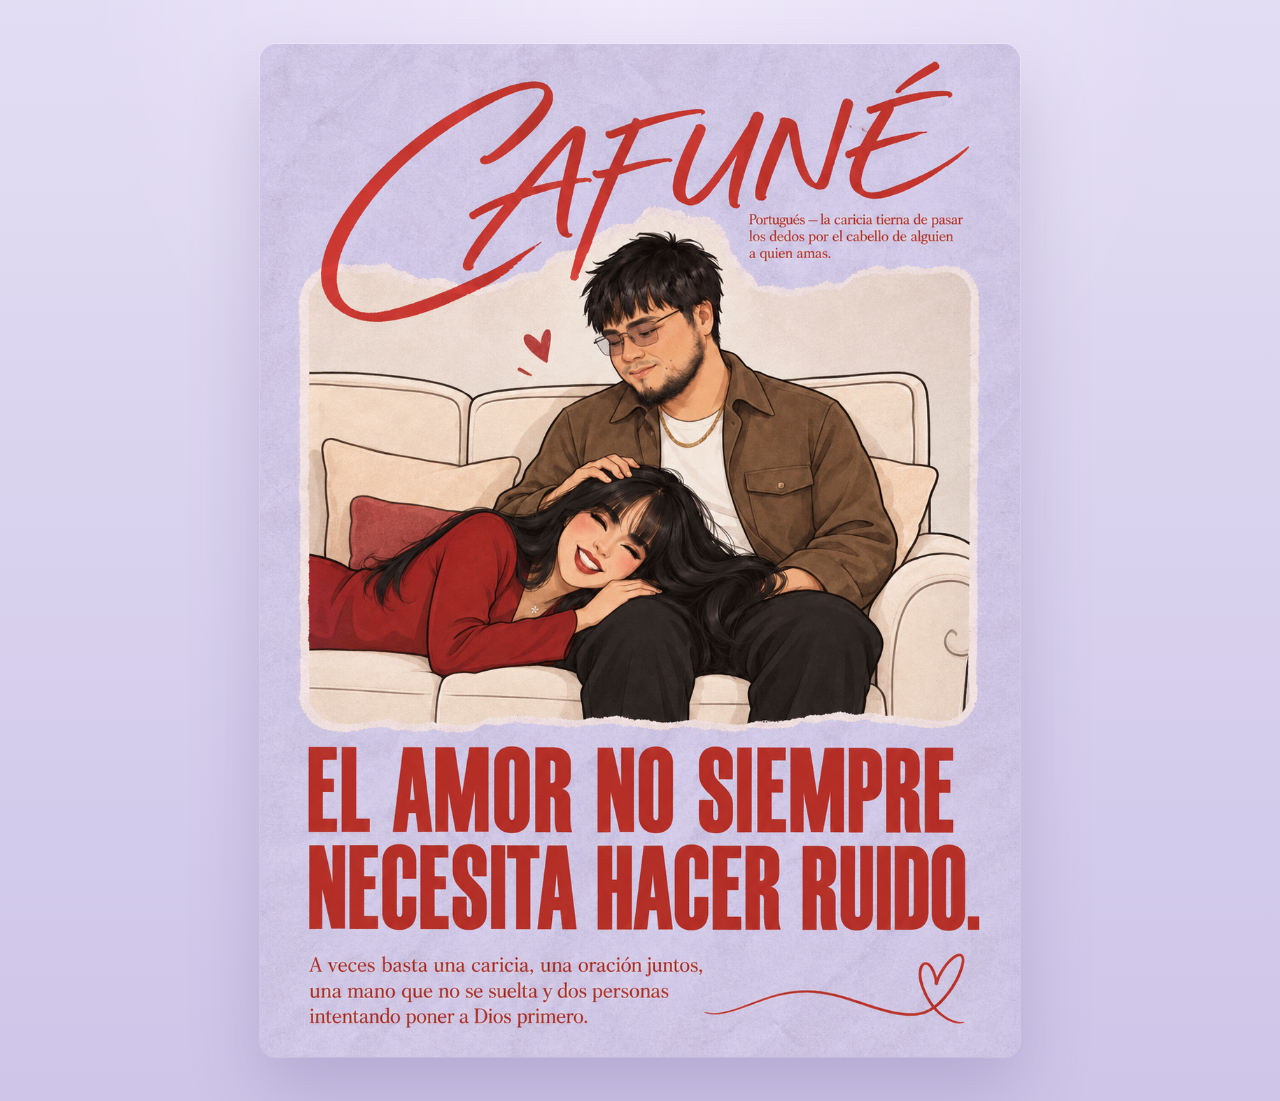
<file: cafune/index.html>
<!DOCTYPE html>
<html lang="es">

<head>
    <meta charset="UTF-8">
    <meta name="viewport" content="width=device-width, initial-scale=1.0, viewport-fit=cover">
    <meta name="robots" content="noindex, nofollow, noarchive">
    <meta name="googlebot" content="noindex, nofollow, noarchive">
    <meta name="theme-color" content="#d9d2ee">
    <title>Cafuné</title>
    <style>
        *,
        *::before,
        *::after {
            box-sizing: border-box;
        }

        html {
            min-height: 100%;
            background: #d9d2ee;
            -webkit-text-size-adjust: 100%;
        }

        body {
            margin: 0;
            min-height: 100svh;
            min-height: 100dvh;
            background:
                radial-gradient(circle at 50% 0%, rgba(248, 241, 255, 0.58), transparent 34rem),
                linear-gradient(180deg, #e3ddf4 0%, #d9d2ee 48%, #cec5e8 100%);
            color: #c8332b;
        }

        main {
            min-height: 100svh;
            min-height: 100dvh;
            width: 100%;
            display: flex;
            align-items: center;
            justify-content: center;
            padding: clamp(0.85rem, 4vw, 2.75rem);
        }

        .cafune-composition {
            width: min(100%, 47.5rem);
            display: block;
        }

        .cafune-composition img {
            display: block;
            width: 100%;
            height: auto;
            border-radius: clamp(0.4rem, 1.6vw, 1rem);
            box-shadow:
                0 2.2rem 4.4rem rgba(92, 74, 128, 0.22),
                0 0 0 1px rgba(255, 255, 255, 0.26);
        }

        @media (max-width: 540px) {
            main {
                padding: 0;
            }

            .cafune-composition {
                width: 100%;
            }

            .cafune-composition img {
                border-radius: 0;
                box-shadow: none;
            }
        }

        @media (max-height: 780px) {
            main {
                align-items: flex-start;
            }
        }

        @media (prefers-reduced-motion: no-preference) {
            .cafune-composition {
                animation: cafune-arrive 720ms ease-out both;
            }
        }

        @keyframes cafune-arrive {
            from {
                opacity: 0;
                transform: translateY(0.75rem) scale(0.992);
            }
            to {
                opacity: 1;
                transform: translateY(0) scale(1);
            }
        }
    </style>
</head>

<body>
    <main aria-label="Carta digital Cafuné">
        <div class="cafune-composition">
            <img src="cafune.png" alt="Carta ilustrada Cafuné con una pareja y la frase: El amor no siempre necesita hacer ruido." fetchpriority="high" decoding="async">
        </div>
    </main>
</body>

</html>
</file>
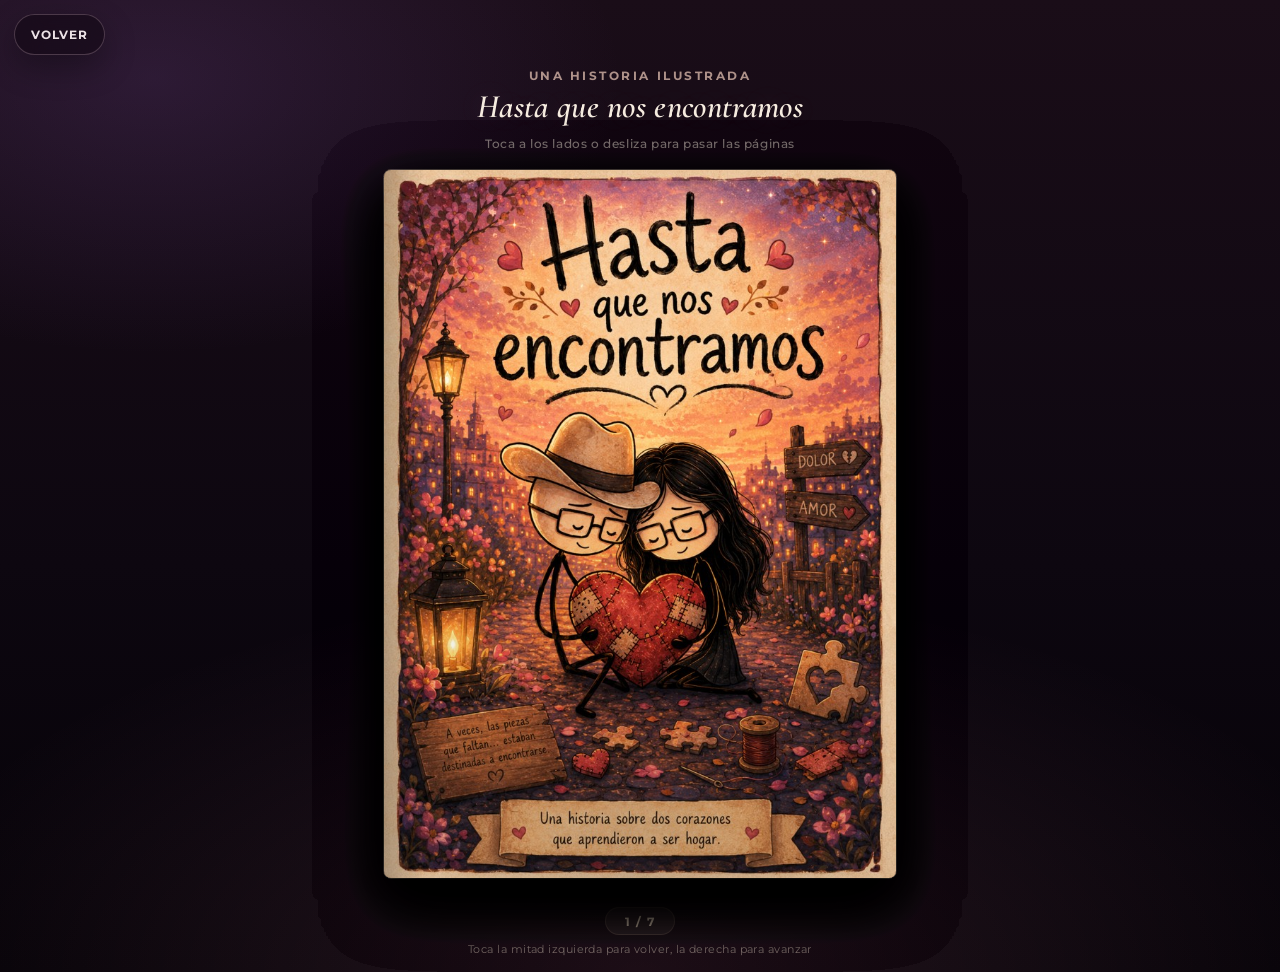
<file: comic.html>
<!DOCTYPE html>
<html lang="es">

<head>
    <meta charset="UTF-8">
    <meta name="viewport" content="width=device-width, initial-scale=1.0, viewport-fit=cover">
    <meta name="theme-color" content="#1d1018">
    <script src="maintenance.js"></script>
    <link rel="preconnect" href="https://fonts.googleapis.com">
    <link rel="preconnect" href="https://fonts.gstatic.com" crossorigin>
    <link href="https://fonts.googleapis.com/css2?family=Cormorant+Garamond:ital,wght@0,400;0,600;1,400&family=Montserrat:wght@500;700&display=swap" rel="stylesheet">
    <link rel="stylesheet" href="comic.css">
    <title>Hasta que nos encontramos — Comic</title>
</head>

<body>
    <main class="comic-scene" aria-label="Comic Hasta que nos encontramos">
        <a class="comic-back-link" href="index.html" aria-label="Volver al menú">Volver</a>

        <header class="comic-intro">
            <p class="comic-intro__kicker">Una historia ilustrada</p>
            <h1 class="comic-intro__title">Hasta que nos encontramos</h1>
            <p class="comic-intro__hint">Toca a los lados o desliza para pasar las páginas</p>
        </header>

        <section class="comic-stage" aria-label="Lectura del comic">
            <div class="comic-book" id="comic-book" role="group" aria-roledescription="libro" aria-label="Páginas del comic">
                <div class="comic-book__shadow" aria-hidden="true"></div>

                <article class="comic-page is-current" data-page-index="0">
                    <div class="comic-page__inner">
                        <div class="comic-page__face comic-page__face--front">
                            <img src="assets/comic/portada.png" alt="Portada: Hasta que nos encontramos">
                        </div>
                        <div class="comic-page__face comic-page__face--back" aria-hidden="true"></div>
                    </div>
                </article>

                <article class="comic-page" data-page-index="1">
                    <div class="comic-page__inner">
                        <div class="comic-page__face comic-page__face--front">
                            <img src="assets/comic/1.png" alt="Página 1" loading="lazy">
                        </div>
                        <div class="comic-page__face comic-page__face--back" aria-hidden="true"></div>
                    </div>
                </article>

                <article class="comic-page" data-page-index="2">
                    <div class="comic-page__inner">
                        <div class="comic-page__face comic-page__face--front">
                            <img src="assets/comic/2.png" alt="Página 2" loading="lazy">
                        </div>
                        <div class="comic-page__face comic-page__face--back" aria-hidden="true"></div>
                    </div>
                </article>

                <article class="comic-page" data-page-index="3">
                    <div class="comic-page__inner">
                        <div class="comic-page__face comic-page__face--front">
                            <img src="assets/comic/3.png" alt="Página 3" loading="lazy">
                        </div>
                        <div class="comic-page__face comic-page__face--back" aria-hidden="true"></div>
                    </div>
                </article>

                <article class="comic-page" data-page-index="4">
                    <div class="comic-page__inner">
                        <div class="comic-page__face comic-page__face--front">
                            <img src="assets/comic/4.png" alt="Página 4" loading="lazy">
                        </div>
                        <div class="comic-page__face comic-page__face--back" aria-hidden="true"></div>
                    </div>
                </article>

                <article class="comic-page" data-page-index="5">
                    <div class="comic-page__inner">
                        <div class="comic-page__face comic-page__face--front">
                            <img src="assets/comic/5.png" alt="Página 5" loading="lazy">
                        </div>
                        <div class="comic-page__face comic-page__face--back" aria-hidden="true"></div>
                    </div>
                </article>

                <article class="comic-page" data-page-index="6">
                    <div class="comic-page__inner">
                        <div class="comic-page__face comic-page__face--front">
                            <img src="assets/comic/contraportada.png" alt="Contraportada" loading="lazy">
                        </div>
                        <div class="comic-page__face comic-page__face--back" aria-hidden="true"></div>
                    </div>
                </article>

                <button type="button" class="comic-edge comic-edge--prev" id="comic-prev"
                    aria-label="Página anterior">‹</button>
                <button type="button" class="comic-edge comic-edge--next" id="comic-next"
                    aria-label="Página siguiente">›</button>
            </div>
        </section>

        <footer class="comic-controls">
            <span class="comic-pager" id="comic-pager" aria-live="polite">1 / 7</span>
            <span class="comic-controls__hint">Toca la mitad izquierda para volver, la derecha para avanzar</span>
        </footer>
    </main>
    <script src="comic.js"></script>
</body>

</html>
</file>
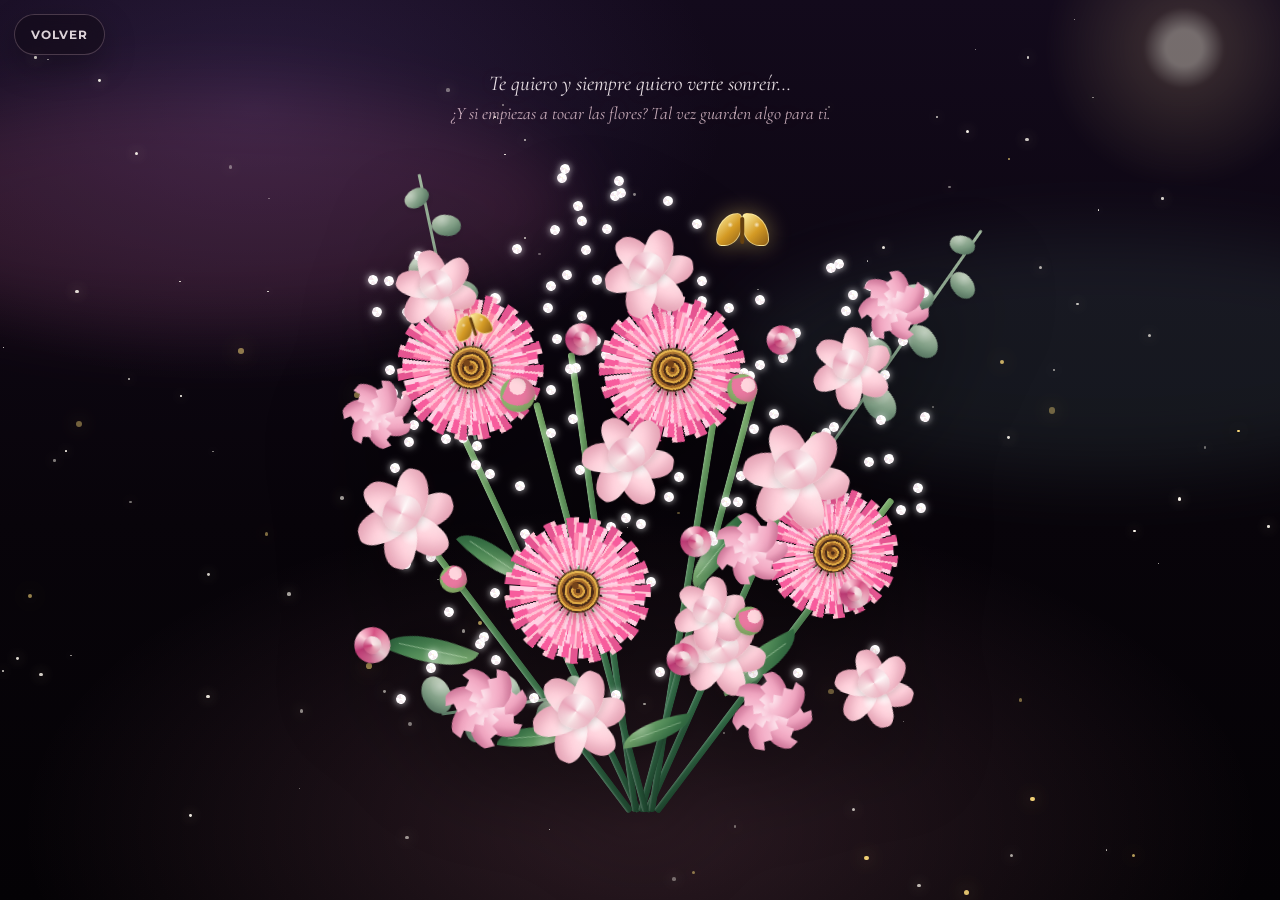
<file: flower.html>
<!DOCTYPE html>
<html lang="es">

<head>
    <meta charset="UTF-8">
    <meta name="viewport" content="width=device-width, initial-scale=1.0, viewport-fit=cover">
    <meta name="theme-color" content="#08040a">
    <script src="maintenance.js"></script>
    <link rel="preconnect" href="https://fonts.googleapis.com">
    <link rel="preconnect" href="https://fonts.gstatic.com" crossorigin>
    <link href="https://fonts.googleapis.com/css2?family=Cormorant+Garamond:ital,wght@0,400;0,600;1,400&family=Montserrat:wght@500;700&display=swap" rel="stylesheet">
    <link rel="stylesheet" href="flower.css">
    <title>Ramo para Ingrid</title>
</head>

<body>
    <main class="bouquet-scene" aria-label="Ramo virtual para Ingrid">
        <a class="back-link" href="index.html" aria-label="Volver al menu">Volver</a>
        <div class="night-sky" aria-hidden="true">
            <span class="moon-glow"></span>
            <span class="aurora aurora-one"></span>
            <span class="aurora aurora-two"></span>
            <div class="stars" id="stars"></div>
            <div class="fireflies" id="fireflies"></div>
        </div>

        <section class="bouquet-stage" aria-label="Ramo virtual con gerberas, rosas, claveles, gypsophila y mariposas doradas">
            <header class="bouquet-intro">
                <p>Te quiero y siempre quiero verte sonreír...</p>
                <p>¿Y si empiezas a tocar las flores? Tal vez guarden algo para ti.</p>
            </header>
            <div class="flower-note" id="flower-note" aria-live="polite" aria-hidden="true">
                <p class="flower-note__verse" id="flower-note-verse"></p>
                <p class="flower-note__phrase" id="flower-note-phrase"></p>
            </div>
            <div class="special-message" id="special-message" aria-live="polite" aria-hidden="true">
                <p class="special-message__hearts" aria-hidden="true">♡ ♡ ♡</p>
                <p class="special-message__text">Me caes muy bien</p>
                <p class="special-message__hearts" aria-hidden="true">♡ ♡ ♡</p>
            </div>
            <div class="final-blessing" id="final-blessing" aria-live="polite" aria-hidden="true">
                <p>Sobre todo, vístanse de amor, que es el vínculo perfecto.</p>
                <span>Colosenses 3:14</span>
            </div>
            <div class="petal-rain" id="petal-rain" aria-hidden="true"></div>
            <div class="butterfly butterfly-one" aria-hidden="true">
                <span class="wing wing-left"></span>
                <span class="wing wing-right"></span>
                <span class="body"></span>
            </div>
            <div class="butterfly butterfly-two" aria-hidden="true">
                <span class="wing wing-left"></span>
                <span class="wing wing-right"></span>
                <span class="body"></span>
            </div>

            <div class="bouquet" aria-hidden="true">
                <div class="stem stem-one"></div>
                <div class="stem stem-two"></div>
                <div class="stem stem-three"></div>
                <div class="stem stem-four"></div>
                <div class="stem stem-five"></div>
                <div class="stem stem-six"></div>
                <div class="stem stem-seven"></div>
                <div class="stem stem-eight"></div>

                <div class="leaf leaf-one"></div>
                <div class="leaf leaf-two"></div>
                <div class="leaf leaf-three"></div>
                <div class="leaf leaf-four"></div>
                <div class="leaf leaf-five"></div>
                <div class="leaf leaf-six"></div>
                <div class="eucalyptus eucalyptus-left">
                    <span></span><span></span><span></span><span></span><span></span><span></span>
                </div>
                <div class="eucalyptus eucalyptus-right">
                    <span></span><span></span><span></span><span></span><span></span><span></span>
                </div>
                <div class="eucalyptus eucalyptus-low">
                    <span></span><span></span><span></span><span></span><span></span>
                </div>

                <div class="gypsophila gypsophila-left" id="gypsophila-left"></div>
                <div class="gypsophila gypsophila-right" id="gypsophila-right"></div>
                <div class="gypsophila gypsophila-top" id="gypsophila-top"></div>
                <div class="gypsophila gypsophila-center" id="gypsophila-center"></div>
                <div class="gypsophila gypsophila-low" id="gypsophila-low"></div>

                <div class="flower gerbera gerbera-one">
                    <div class="petal-ring ring-back"></div>
                    <div class="petal-ring ring-mid"></div>
                    <div class="petal-ring ring-front"></div>
                    <span class="flower-core"></span>
                </div>
                <div class="flower gerbera gerbera-two special-flower">
                    <div class="petal-ring ring-back"></div>
                    <div class="petal-ring ring-mid"></div>
                    <div class="petal-ring ring-front"></div>
                    <span class="flower-core"></span>
                </div>
                <div class="flower gerbera gerbera-three">
                    <div class="petal-ring ring-back"></div>
                    <div class="petal-ring ring-mid"></div>
                    <div class="petal-ring ring-front"></div>
                    <span class="flower-core"></span>
                </div>
                <div class="flower gerbera gerbera-four">
                    <div class="petal-ring ring-back"></div>
                    <div class="petal-ring ring-mid"></div>
                    <div class="petal-ring ring-front"></div>
                    <span class="flower-core"></span>
                </div>

                <div class="flower rose rose-one">
                    <span></span><span></span><span></span><span></span><span></span><span></span>
                    <i></i>
                </div>
                <div class="flower rose rose-two">
                    <span></span><span></span><span></span><span></span><span></span><span></span>
                    <i></i>
                </div>
                <div class="flower rose rose-three">
                    <span></span><span></span><span></span><span></span><span></span><span></span>
                    <i></i>
                </div>
                <div class="flower rose rose-four">
                    <span></span><span></span><span></span><span></span><span></span><span></span>
                    <i></i>
                </div>
                <div class="flower rose rose-five">
                    <span></span><span></span><span></span><span></span><span></span><span></span>
                    <i></i>
                </div>
                <div class="flower rose rose-six">
                    <span></span><span></span><span></span><span></span><span></span><span></span>
                    <i></i>
                </div>
                <div class="flower rose rose-seven">
                    <span></span><span></span><span></span><span></span><span></span><span></span>
                    <i></i>
                </div>
                <div class="flower rose rose-eight">
                    <span></span><span></span><span></span><span></span><span></span><span></span>
                    <i></i>
                </div>
                <div class="flower rose rose-nine">
                    <span></span><span></span><span></span><span></span><span></span><span></span>
                    <i></i>
                </div>
                <div class="flower rose rose-ten">
                    <span></span><span></span><span></span><span></span><span></span><span></span>
                    <i></i>
                </div>

                <div class="flower carnation carnation-one">
                    <span></span><span></span><span></span><span></span><span></span><span></span><span></span>
                </div>
                <div class="flower carnation carnation-two">
                    <span></span><span></span><span></span><span></span><span></span><span></span><span></span>
                </div>
                <div class="flower carnation carnation-three">
                    <span></span><span></span><span></span><span></span><span></span><span></span><span></span>
                </div>
                <div class="flower carnation carnation-four">
                    <span></span><span></span><span></span><span></span><span></span><span></span><span></span>
                </div>
                <div class="flower carnation carnation-five">
                    <span></span><span></span><span></span><span></span><span></span><span></span><span></span>
                </div>
                <div class="flower mini-rose mini-rose-one"><span></span><i></i></div>
                <div class="flower mini-rose mini-rose-two"><span></span><i></i></div>
                <div class="flower mini-rose mini-rose-three"><span></span><i></i></div>
                <div class="flower mini-rose mini-rose-four"><span></span><i></i></div>
                <div class="flower mini-rose mini-rose-five"><span></span><i></i></div>
                <div class="flower mini-rose mini-rose-six"><span></span><i></i></div>
                <div class="flower bud bud-one"></div>
                <div class="flower bud bud-two"></div>
                <div class="flower bud bud-three"></div>
                <div class="flower bud bud-four"></div>
            </div>
        </section>
    </main>
    <script src="flower.js"></script>
</body>

</html>
</file>
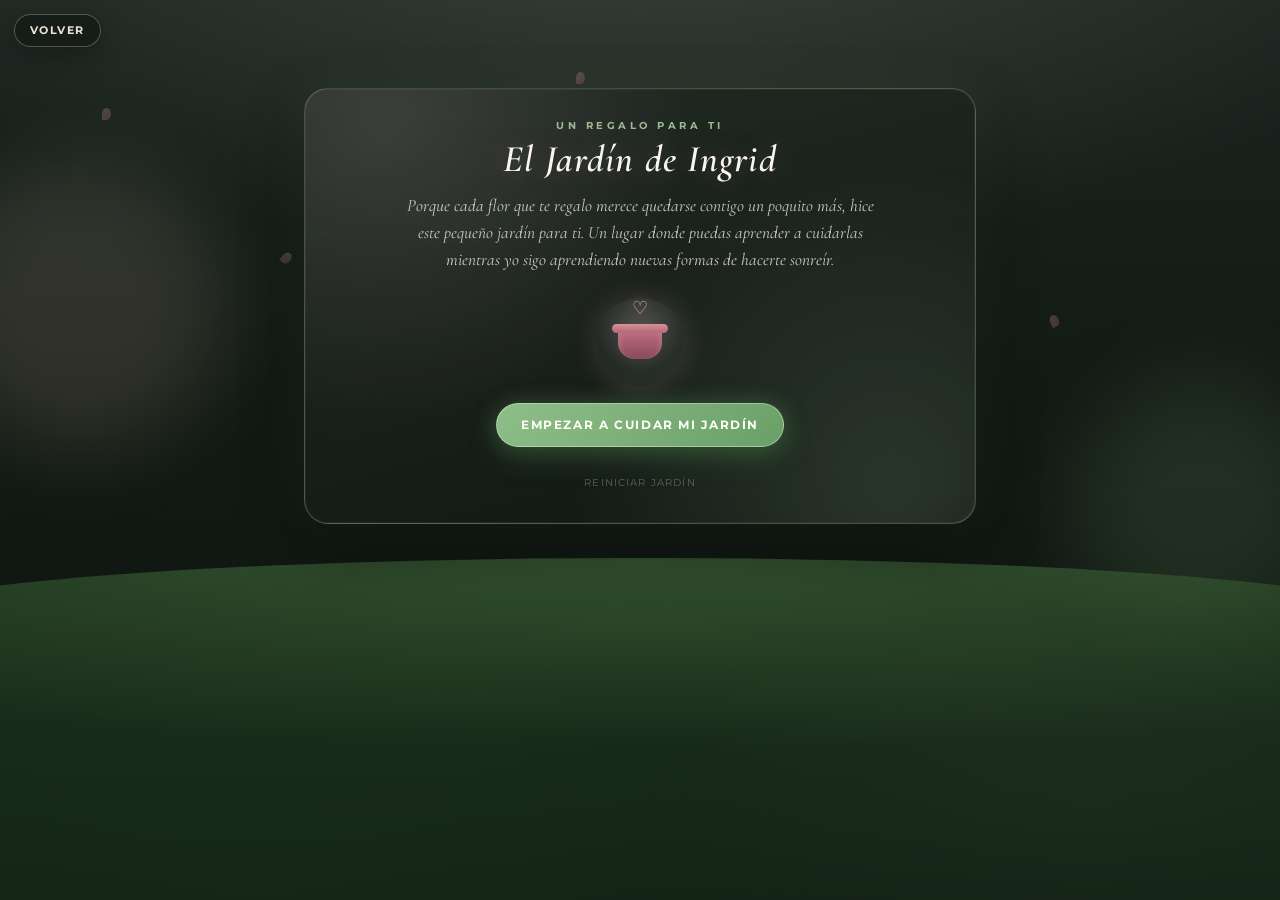
<file: garden.html>
<!DOCTYPE html>
<html lang="es">

<head>
    <meta charset="UTF-8">
    <meta name="viewport" content="width=device-width, initial-scale=1.0, viewport-fit=cover">
    <meta name="theme-color" content="#1a2820">
    <script src="maintenance.js"></script>
    <link rel="preconnect" href="https://fonts.googleapis.com">
    <link rel="preconnect" href="https://fonts.gstatic.com" crossorigin>
    <link href="https://fonts.googleapis.com/css2?family=Cormorant+Garamond:ital,wght@0,400;0,600;1,400&family=Montserrat:wght@500;700&display=swap" rel="stylesheet">
    <link rel="stylesheet" href="garden.css">
    <title>El Jardín de Ingrid</title>
</head>

<body>
    <main class="garden-scene" aria-label="El Jardín de Ingrid">
        <a class="garden-back-link" href="index.html#cap-regalos">Volver</a>

        <div class="garden-meadow" aria-hidden="true">
            <span class="garden-meadow__glow garden-meadow__glow--left"></span>
            <span class="garden-meadow__glow garden-meadow__glow--right"></span>
            <span class="garden-meadow__hill"></span>
            <div class="garden-meadow__petals">
                <span></span><span></span><span></span><span></span><span></span><span></span>
            </div>
        </div>

        <div class="garden-app" id="ingrid-garden">
            <header class="garden-head">
                <p class="garden-head__kicker">Un regalo para ti</p>
                <h1 class="garden-head__title" id="garden-heading">El Jardín de Ingrid</h1>
                <p class="garden-head__intro">Porque cada flor que te regalo merece quedarse contigo un poquito más, hice este pequeño jardín para ti. Un lugar donde puedas aprender a cuidarlas mientras yo sigo aprendiendo nuevas formas de hacerte sonreír.</p>
            </header>

            <div class="garden-screen garden-screen--intro" id="garden-intro">
                <div class="garden-intro__visual" aria-hidden="true">
                    <span class="garden-intro__pot"></span>
                </div>
                <button type="button" class="garden-btn garden-btn--primary" id="garden-start">Empezar a cuidar mi jardín</button>
            </div>

            <div class="garden-screen garden-screen--play" id="garden-play" hidden>
                <div class="garden-status">
                    <p class="garden-status__msg" id="garden-status-msg">Tu jardín está esperando por ti.</p>
                    <div class="garden-progress" aria-label="Progreso del jardín">
                        <p class="garden-progress__label">Flores cuidadas: <span id="garden-progress-count">0</span> de 8</p>
                        <div class="garden-progress__track">
                            <div class="garden-progress__fill" id="garden-progress-fill" style="width: 0%"></div>
                        </div>
                    </div>
                </div>

                <div class="garden-grid" id="garden-grid" role="list" aria-label="Flores del jardín"></div>

                <div class="garden-question" id="garden-question-panel" aria-live="polite"></div>
            </div>

            <div class="garden-screen garden-screen--final" id="garden-final" hidden>
                <div class="garden-confetti" id="garden-confetti" aria-hidden="true"></div>
                <header class="garden-final__head">
                    <p class="garden-final__kicker">Para ti, amor</p>
                    <h2 class="garden-final__title">Tu jardín está completo</h2>
                </header>
                <div class="garden-final__letter">
                    <p>Terminaste de cuidar tu primer jardín, mi amor.</p>
                    <p>Me gusta verte ponerle atención a las flores que te regalo, porque no las ves como algo cualquiera. Las cuidas, las observas, las procuras… y eso me parece demasiado bonito de ti.</p>
                    <p>Por eso hice este jardín: para que aprendas a cuidar tus flores mientras yo sigo aprendiendo nuevas formas de cuidarte a ti.</p>
                    <p>Este jardín no es experto, igual que tú todavía estás aprendiendo, pero nació con mucho amor.</p>
                    <p>Y así como tus flores, también quiero que lo nuestro crezca bonito: con paciencia, cuidado, ternura y mucho corazón.</p>
                    <p>Últimamente sí he tenido la cabeza un poco enfrascada en temas de trabajo, no sé si se me ha notado o no, si he estado pesado, pero aun así el verte me hace tan feliz y hace que todo mi ser respire; eres de lo mejor que le ha pasado a mi vida, amor.</p>
                    <p class="garden-final__sign">Te quiero mucho, Ingrid.</p>
                </div>
                <button type="button" class="garden-btn garden-btn--secondary" id="garden-back-to-play">Ver mi jardín</button>
            </div>

            <button type="button" class="garden-reset" id="garden-reset">Reiniciar jardín</button>
        </div>
    </main>
    <script src="garden.js"></script>
</body>

</html>
</file>
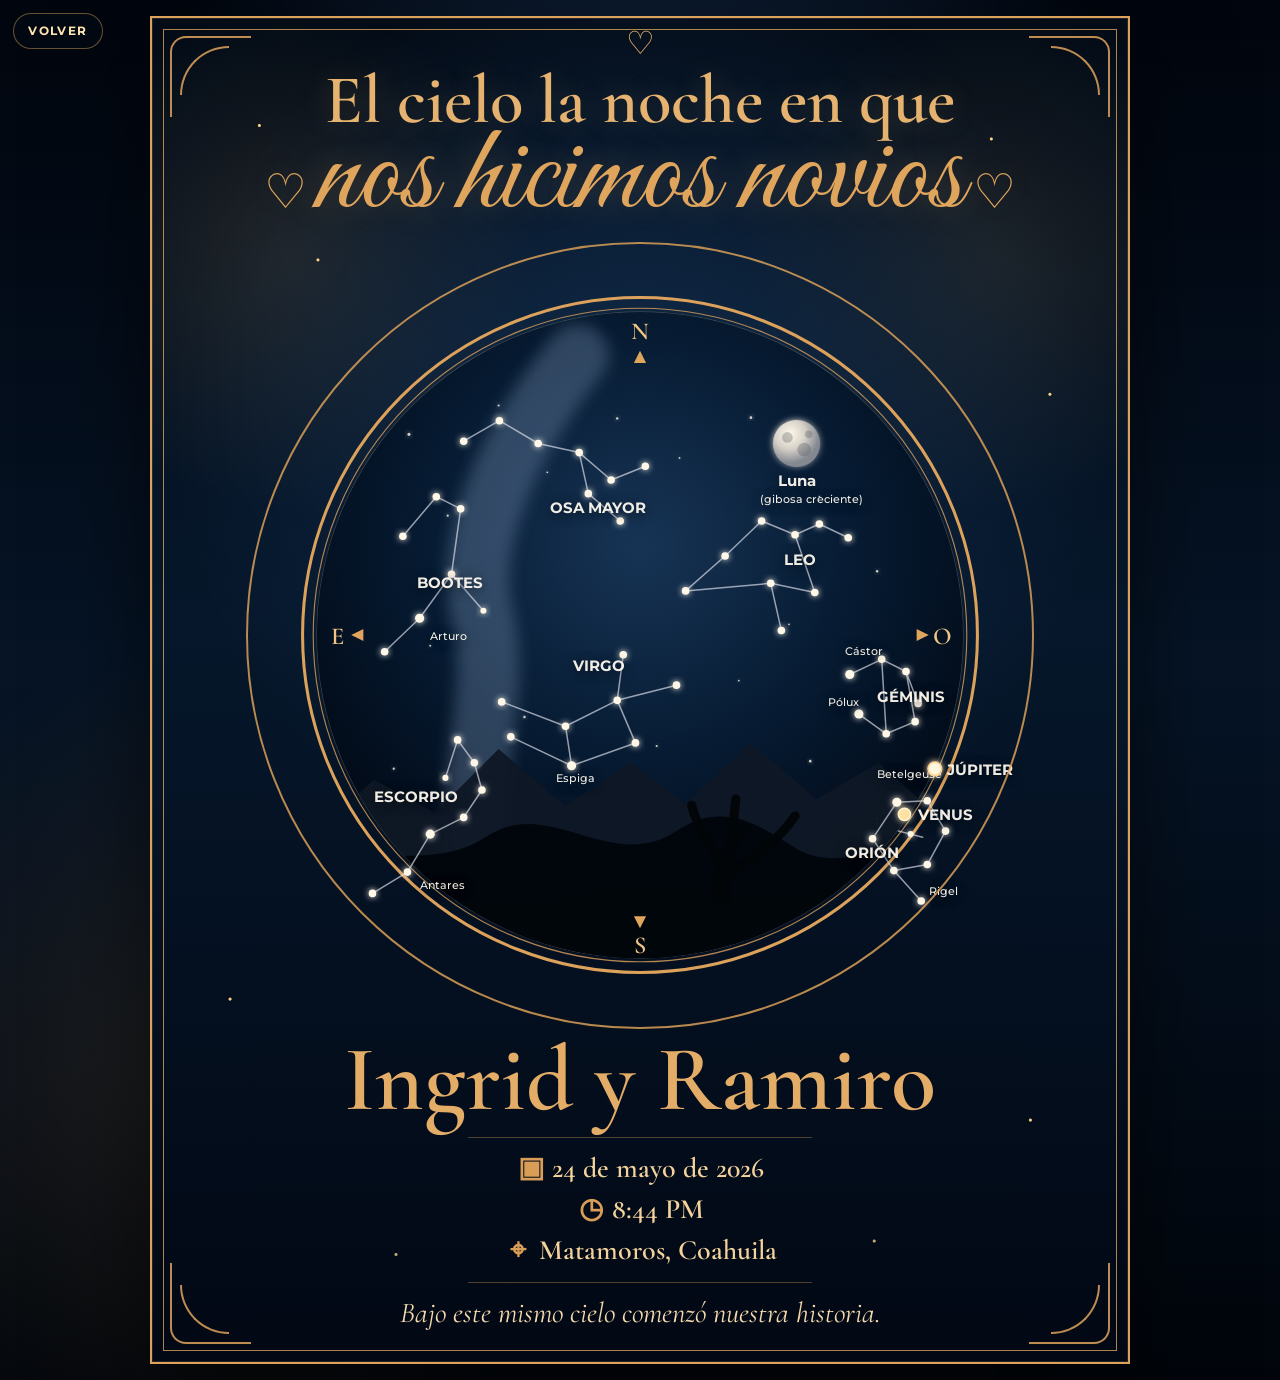
<file: sky.html>
<!DOCTYPE html>
<html lang="es">

<head>
    <meta charset="UTF-8">
    <meta name="viewport" content="width=device-width, initial-scale=1.0, viewport-fit=cover">
    <meta name="theme-color" content="#020813">
    <script src="maintenance.js"></script>
    <link rel="preconnect" href="https://fonts.googleapis.com">
    <link rel="preconnect" href="https://fonts.gstatic.com" crossorigin>
    <link href="https://fonts.googleapis.com/css2?family=Cormorant+Garamond:ital,wght@0,400;0,600;1,400;1,600&family=Great+Vibes&family=Montserrat:wght@500;700&display=swap" rel="stylesheet">
    <link rel="stylesheet" href="sky.css">
    <title>El cielo de nuestra noche</title>
</head>

<body>
    <main class="astral-page">
        <a class="astral-back" href="index.html#cap-regalos" aria-label="Volver a regalos">Volver</a>

        <section class="astral-poster" aria-labelledby="astral-title">
            <span class="astral-corner astral-corner--tl" aria-hidden="true"></span>
            <span class="astral-corner astral-corner--tr" aria-hidden="true"></span>
            <span class="astral-corner astral-corner--bl" aria-hidden="true"></span>
            <span class="astral-corner astral-corner--br" aria-hidden="true"></span>
            <span class="astral-top-heart" aria-hidden="true">♡</span>

            <header class="astral-head">
                <p class="astral-title" id="astral-title">El cielo la noche en que</p>
                <h1 class="astral-script">nos hicimos novios</h1>
            </header>

            <div class="astral-sky-wrap">
                <svg class="astral-sky" viewBox="0 0 1000 1000" role="img" aria-labelledby="sky-title sky-desc">
                    <title id="sky-title">Cielo interactivo de Ingrid y Ramiro</title>
                    <desc id="sky-desc">Mapa circular con constelaciones, luna y planetas que revelan mensajes románticos.</desc>
                    <defs>
                        <radialGradient id="dome" cx="50%" cy="36%" r="66%">
                            <stop offset="0%" stop-color="#173455"/>
                            <stop offset="52%" stop-color="#061a31"/>
                            <stop offset="100%" stop-color="#010711"/>
                        </radialGradient>
                        <radialGradient id="moon" cx="36%" cy="30%" r="62%">
                            <stop offset="0%" stop-color="#fff9ea"/>
                            <stop offset="52%" stop-color="#d6d1c8"/>
                            <stop offset="100%" stop-color="#838891"/>
                        </radialGradient>
                        <filter id="glow" x="-70%" y="-70%" width="240%" height="240%">
                            <feGaussianBlur stdDeviation="4" result="blur"/>
                            <feMerge>
                                <feMergeNode in="blur"/>
                                <feMergeNode in="SourceGraphic"/>
                            </feMerge>
                        </filter>
                        <clipPath id="domeClip">
                            <circle cx="500" cy="500" r="425"/>
                        </clipPath>
                    </defs>

                    <circle class="sky-base" cx="500" cy="500" r="425"/>
                    <circle class="sky-ring sky-ring--wide" cx="500" cy="500" r="444"/>
                    <circle class="sky-ring sky-ring--thin" cx="500" cy="500" r="430"/>

                    <g clip-path="url(#domeClip)">
                        <rect x="75" y="75" width="850" height="850" fill="url(#dome)"/>
                        <path class="milky-way" d="M312 876 C245 710 325 604 292 472 C270 382 322 250 418 132"/>
                        <g class="star-field" aria-hidden="true">
                            <circle cx="196" cy="236" r="2"/><circle cx="247" cy="343" r="1.5"/><circle cx="314" cy="198" r="1.4"/>
                            <circle cx="378" cy="286" r="1.2"/><circle cx="470" cy="215" r="1.6"/><circle cx="552" cy="267" r="1.2"/>
                            <circle cx="646" cy="214" r="1.8"/><circle cx="736" cy="318" r="1.2"/><circle cx="812" cy="416" r="1.6"/>
                            <circle cx="224" cy="514" r="1.3"/><circle cx="348" cy="608" r="1.6"/><circle cx="438" cy="542" r="1.2"/>
                            <circle cx="522" cy="646" r="1.4"/><circle cx="630" cy="560" r="1.2"/><circle cx="724" cy="666" r="1.7"/>
                            <circle cx="812" cy="742" r="1.3"/><circle cx="176" cy="676" r="1.5"/><circle cx="456" cy="786" r="1.5"/>
                            <circle cx="592" cy="744" r="1.1"/><circle cx="696" cy="486" r="1.2"/><circle cx="300" cy="772" r="1.4"/>
                        </g>
                        <path class="horizon horizon--far" d="M75 760 L150 690 L230 734 L314 650 L402 725 L488 668 L560 722 L646 642 L732 716 L814 668 L925 768 V925 H75 Z"/>
                        <path class="horizon horizon--near" d="M75 820 C170 768 226 812 300 764 C382 712 462 815 548 758 C610 716 660 752 704 780 C770 822 842 748 925 806 V925 H75 Z"/>
                        <path class="desert" d="M75 860 C216 834 310 872 414 844 C520 816 632 852 738 836 C812 825 868 844 925 838 V925 H75 Z"/>
                        <path class="yucca" d="M600 848 C600 805 616 780 640 756 M615 808 C594 780 576 756 568 724 M620 810 C654 792 682 770 704 738 M612 850 L626 716"/>
                    </g>

                    <g class="compass" aria-hidden="true">
                        <text x="500" y="110">N</text><text x="500" y="918">S</text><text x="102" y="512">E</text><text x="898" y="512">O</text>
                        <path d="M500 126 l-8 16 h16z M500 886 l-8 -16 h16z M120 500 l16 -8 v16z M880 500 l-16 -8 v16z"/>
                    </g>

                    <g class="constellation" data-sky-id="osa-mayor" role="button" tabindex="0" aria-label="Osa Mayor">
                        <path d="M268 245 L315 218 L366 248 L420 260 L462 296 L507 278 M420 260 L432 314 L474 350"/>
                        <circle cx="268" cy="245" r="5"/><circle cx="315" cy="218" r="5"/><circle cx="366" cy="248" r="5"/><circle cx="420" cy="260" r="5"/><circle cx="462" cy="296" r="5"/><circle cx="507" cy="278" r="5"/><circle cx="432" cy="314" r="5"/><circle cx="474" cy="350" r="5"/>
                        <text x="382" y="340">OSA MAYOR</text>
                    </g>
                    <g class="constellation" data-sky-id="bootes" role="button" tabindex="0" aria-label="Bootes">
                        <path d="M188 370 L232 318 L264 334 L252 420 L210 478 L164 522 M252 420 L294 468"/>
                        <circle cx="188" cy="370" r="5"/><circle cx="232" cy="318" r="5"/><circle cx="264" cy="334" r="5"/><circle cx="252" cy="420" r="5"/><circle cx="210" cy="478" r="6"/><circle cx="164" cy="522" r="5"/><circle cx="294" cy="468" r="4"/>
                        <text x="206" y="438">BOOTES</text><text class="small" x="224" y="506">Arturo</text>
                    </g>
                    <g class="constellation" data-sky-id="virgo" role="button" tabindex="0" aria-label="Virgo">
                        <path d="M318 588 L402 620 L470 586 L548 566 M402 620 L410 672 L494 642 L470 586 L478 526 M410 672 L330 634"/>
                        <circle cx="318" cy="588" r="5"/><circle cx="402" cy="620" r="5"/><circle cx="470" cy="586" r="5"/><circle cx="548" cy="566" r="5"/><circle cx="410" cy="672" r="6"/><circle cx="494" cy="642" r="5"/><circle cx="478" cy="526" r="5"/><circle cx="330" cy="634" r="5"/>
                        <text x="412" y="548">VIRGO</text><text class="small" x="390" y="694">Espiga</text>
                    </g>
                    <g class="constellation" data-sky-id="leo" role="button" tabindex="0" aria-label="Leo">
                        <path d="M612 396 L660 350 L704 368 L736 354 L774 372 M612 396 L560 442 L672 432 L730 444 L704 368 M672 432 L686 494"/>
                        <circle cx="612" cy="396" r="5"/><circle cx="660" cy="350" r="5"/><circle cx="704" cy="368" r="5"/><circle cx="736" cy="354" r="5"/><circle cx="774" cy="372" r="5"/><circle cx="560" cy="442" r="5"/><circle cx="672" cy="432" r="5"/><circle cx="730" cy="444" r="5"/><circle cx="686" cy="494" r="5"/>
                        <text x="690" y="408">LEO</text>
                    </g>
                    <g class="constellation" data-sky-id="geminis" role="button" tabindex="0" aria-label="Géminis">
                        <path d="M776 552 L818 532 L850 548 L866 590 M788 604 L824 630 L862 614 M818 532 L824 630 M850 548 L862 614"/>
                        <circle cx="776" cy="552" r="6"/><circle cx="818" cy="532" r="5"/><circle cx="850" cy="548" r="5"/><circle cx="866" cy="590" r="5"/><circle cx="788" cy="604" r="6"/><circle cx="824" cy="630" r="5"/><circle cx="862" cy="614" r="5"/>
                        <text x="812" y="588">GÉMINIS</text><text class="small" x="770" y="526">Cástor</text><text class="small" x="748" y="594">Pólux</text>
                    </g>
                    <g class="constellation" data-sky-id="escorpio" role="button" tabindex="0" aria-label="Escorpio">
                        <path d="M292 704 L268 740 L224 762 L194 812 L148 840 M292 704 L282 668 L260 638 L244 688"/>
                        <circle cx="292" cy="704" r="5"/><circle cx="268" cy="740" r="5"/><circle cx="224" cy="762" r="6"/><circle cx="194" cy="812" r="5"/><circle cx="148" cy="840" r="5"/><circle cx="282" cy="668" r="5"/><circle cx="260" cy="638" r="5"/><circle cx="244" cy="688" r="4"/>
                        <text x="150" y="720">ESCORPIO</text><text class="small" x="210" y="834">Antares</text>
                    </g>
                    <g class="constellation" data-sky-id="orion" role="button" tabindex="0" aria-label="Orión">
                        <path d="M806 768 L838 720 L878 718 L902 758 L878 802 L834 810 Z M840 758 L856 762 L872 766 M834 810 L870 850"/>
                        <circle cx="806" cy="768" r="5"/><circle cx="838" cy="720" r="6"/><circle cx="878" cy="718" r="5"/><circle cx="902" cy="758" r="5"/><circle cx="878" cy="802" r="5"/><circle cx="834" cy="810" r="5"/><circle cx="856" cy="762" r="4"/><circle cx="870" cy="850" r="5"/>
                        <text x="770" y="794">ORIÓN</text><text class="small" x="812" y="688">Betelgeuse</text><text class="small" x="880" y="842">Rigel</text>
                    </g>
                    <g class="constellation constellation--moon" data-sky-id="luna" role="button" tabindex="0" aria-label="Luna">
                        <circle class="moon" cx="706" cy="248" r="31"/><circle class="moon-mark" cx="694" cy="240" r="7"/><circle class="moon-mark" cx="716" cy="256" r="9"/><circle class="moon-mark" cx="722" cy="236" r="5"/>
                        <text x="682" y="304">Luna</text><text class="small" x="658" y="326">(gibosa creciente)</text>
                    </g>
                    <g class="constellation constellation--planet" data-sky-id="jupiter" role="button" tabindex="0" aria-label="Júpiter">
                        <circle class="planet planet--jupiter" cx="888" cy="676" r="9"/><text x="904" y="684">JÚPITER</text>
                    </g>
                    <g class="constellation constellation--planet" data-sky-id="venus" role="button" tabindex="0" aria-label="Venus">
                        <circle class="planet planet--venus" cx="848" cy="736" r="8"/><text x="866" y="744">VENUS</text>
                    </g>
                </svg>
            </div>

            <footer class="astral-foot">
                <p class="astral-names"><span>Ingrid</span> y <span>Ramiro</span></p>
                <div class="astral-data" aria-label="Datos de la noche">
                    <p><span aria-hidden="true">▣</span> 24 de mayo de 2026</p>
                    <p><span aria-hidden="true">◷</span> 8:44 PM</p>
                    <p><span aria-hidden="true">⌖</span> Matamoros, Coahuila</p>
                </div>
                <p class="astral-phrase">Bajo este mismo cielo comenzó nuestra historia.</p>
            </footer>

            <aside class="sky-note" id="sky-note" aria-live="polite" hidden>
                <button class="sky-note__close" id="sky-note-close" type="button" aria-label="Cerrar mensaje">×</button>
                <p class="sky-note__eyebrow">Haz click en una constelación</p>
                <h2 id="sky-note-title">El cielo guardó algo para nosotros</h2>
                <p id="sky-note-text">Toca una estrella, la luna o un planeta para descubrir el mensaje de aquella noche.</p>
            </aside>
        </section>
    </main>

    <script src="sky.js"></script>
</body>

</html>
</file>
<file: comic.css>
*,
*::before,
*::after {
  box-sizing: border-box;
}

html {
  -webkit-text-size-adjust: 100%;
}

body {
  margin: 0;
  min-height: 100vh;
  min-height: 100dvh;
  background:
    radial-gradient(1200px 600px at 50% 100%, rgba(255, 156, 190, 0.12), transparent 64%),
    radial-gradient(780px 460px at 12% 8%, rgba(120, 76, 158, 0.22), transparent 60%),
    linear-gradient(180deg, #1a0d18 0%, #0d0710 58%, #050207 100%);
  color: #f4e8ec;
  font-family: "Cormorant Garamond", "Times New Roman", serif;
  overflow-x: hidden;
}

.comic-scene {
  position: relative;
  min-height: 100vh;
  min-height: 100dvh;
  display: flex;
  flex-direction: column;
  align-items: center;
  padding:
    calc(1rem + env(safe-area-inset-top, 0px))
    clamp(0.6rem, 3vw, 1.4rem)
    calc(1rem + env(safe-area-inset-bottom, 0px));
}

.comic-back-link {
  position: fixed;
  z-index: 20;
  top: calc(14px + env(safe-area-inset-top, 0px));
  left: calc(14px + env(safe-area-inset-left, 0px));
  display: inline-flex;
  align-items: center;
  justify-content: center;
  min-height: 2.55rem;
  padding: 0.72rem 1rem;
  border: 1px solid rgba(255, 218, 230, 0.22);
  border-radius: 999px;
  background: rgba(15, 7, 17, 0.55);
  color: rgba(255, 245, 248, 0.92);
  font-family: "Montserrat", system-ui, sans-serif;
  font-size: 0.76rem;
  font-weight: 700;
  letter-spacing: 0.08em;
  text-decoration: none;
  text-transform: uppercase;
  box-shadow: 0 12px 32px rgba(0, 0, 0, 0.32);
  backdrop-filter: blur(14px);
  -webkit-backdrop-filter: blur(14px);
}

.comic-intro {
  width: min(94vw, 32rem);
  text-align: center;
  padding-top: 3.3rem;
}

.comic-intro__kicker {
  margin: 0 0 0.35rem;
  font-family: "Montserrat", system-ui, sans-serif;
  font-size: clamp(0.62rem, 2.4vw, 0.72rem);
  font-weight: 700;
  letter-spacing: 0.22em;
  text-transform: uppercase;
  color: rgba(255, 218, 200, 0.65);
}

.comic-intro__title {
  margin: 0;
  font-family: "Cormorant Garamond", "Times New Roman", serif;
  font-style: italic;
  font-weight: 600;
  font-size: clamp(1.45rem, 5.8vw, 2.05rem);
  color: rgba(255, 246, 232, 0.96);
  text-shadow:
    0 0 28px rgba(255, 200, 215, 0.16),
    0 0 56px rgba(255, 178, 130, 0.12);
  letter-spacing: 0.01em;
  line-height: 1.15;
}

.comic-intro__hint {
  margin: 0.7rem 0 0;
  font-family: "Montserrat", system-ui, sans-serif;
  font-size: clamp(0.66rem, 2.5vw, 0.74rem);
  font-weight: 500;
  letter-spacing: 0.05em;
  color: rgba(244, 230, 220, 0.55);
}

.comic-stage {
  flex: 1;
  width: 100%;
  display: flex;
  align-items: center;
  justify-content: center;
  padding: 1.2rem 0 1.2rem;
  perspective: 1900px;
  perspective-origin: 50% 35%;
}

.comic-book {
  position: relative;
  width: min(94vw, 32rem);
  aspect-ratio: 724 / 1024;
  max-height: calc(100dvh - 12rem);
  transform-style: preserve-3d;
  user-select: none;
  touch-action: pan-y;
}

.comic-book__shadow {
  position: absolute;
  inset: auto -3% -4% -3%;
  height: 8%;
  border-radius: 50%;
  background:
    radial-gradient(ellipse at 50% 50%, rgba(0, 0, 0, 0.55) 0 35%, rgba(0, 0, 0, 0.22) 55%, transparent 72%);
  filter: blur(8px);
  z-index: 0;
  pointer-events: none;
}

.comic-page {
  position: absolute;
  inset: 0;
  margin: 0;
  transform-style: preserve-3d;
  transform-origin: left center;
  transform: rotateY(0deg);
  transition: transform 0.95s cubic-bezier(0.45, 0.05, 0.35, 1);
  will-change: transform;
}

.comic-page.is-flipped {
  transform: rotateY(-178deg);
}

.comic-page__inner {
  position: relative;
  width: 100%;
  height: 100%;
  transform-style: preserve-3d;
}

.comic-page__face {
  position: absolute;
  inset: 0;
  border-radius: 0.45rem;
  overflow: hidden;
  backface-visibility: hidden;
  -webkit-backface-visibility: hidden;
  box-shadow:
    0 22px 60px rgba(0, 0, 0, 0.55),
    0 0 0 1px rgba(255, 235, 200, 0.06);
  background: #1a0e14;
}

.comic-page__face--front img {
  display: block;
  width: 100%;
  height: 100%;
  object-fit: cover;
  pointer-events: none;
  -webkit-user-drag: none;
  user-drag: none;
}

.comic-page__face--front::after {
  content: "";
  position: absolute;
  inset: 0;
  pointer-events: none;
  background:
    linear-gradient(90deg, rgba(0, 0, 0, 0.32) 0, rgba(0, 0, 0, 0) 8%, rgba(0, 0, 0, 0) 92%, rgba(255, 255, 255, 0.05) 100%),
    radial-gradient(circle at 50% 100%, rgba(0, 0, 0, 0.25), transparent 55%);
  mix-blend-mode: multiply;
  opacity: 0.7;
}

.comic-page__face--back {
  transform: rotateY(180deg);
  background:
    radial-gradient(circle at 28% 24%, rgba(255, 232, 198, 0.18), transparent 38%),
    radial-gradient(circle at 78% 70%, rgba(255, 196, 158, 0.14), transparent 42%),
    linear-gradient(155deg, #f0d9ad 0%, #e2c189 50%, #b88a55 100%);
}

.comic-page__face--back::before {
  content: "";
  position: absolute;
  inset: 0;
  background-image:
    repeating-linear-gradient(0deg, rgba(80, 50, 22, 0.08) 0 1px, transparent 1px 7px),
    repeating-linear-gradient(90deg, rgba(80, 50, 22, 0.05) 0 1px, transparent 1px 9px);
  opacity: 0.45;
  pointer-events: none;
}

.comic-page__face--back::after {
  content: "";
  position: absolute;
  inset: 0;
  background:
    linear-gradient(270deg, rgba(0, 0, 0, 0.28) 0, rgba(0, 0, 0, 0) 10%);
  pointer-events: none;
}

.comic-edge {
  position: absolute;
  top: 0;
  bottom: 0;
  width: 38%;
  border: none;
  background: transparent;
  color: rgba(255, 240, 220, 0);
  font-family: "Cormorant Garamond", "Times New Roman", serif;
  font-size: 2.5rem;
  cursor: pointer;
  outline: none;
  z-index: 50;
  transition: color 0.18s ease, background 0.18s ease;
}

.comic-edge--prev {
  left: 0;
  border-radius: 0.45rem 0 0 0.45rem;
}

.comic-edge--next {
  right: 0;
  border-radius: 0 0.45rem 0.45rem 0;
}

.comic-edge:hover {
  color: rgba(255, 240, 220, 0.78);
  background: linear-gradient(90deg, rgba(255, 255, 255, 0.08), transparent 80%);
}

.comic-edge--next:hover {
  background: linear-gradient(270deg, rgba(255, 255, 255, 0.08), transparent 80%);
}

.comic-edge:focus-visible {
  color: rgba(255, 240, 220, 0.9);
  outline: 2px dashed rgba(255, 220, 170, 0.7);
  outline-offset: -8px;
}

.comic-edge[disabled] {
  cursor: default;
  opacity: 0.35;
  pointer-events: none;
}

.comic-controls {
  width: 100%;
  display: flex;
  flex-direction: column;
  align-items: center;
  gap: 0.45rem;
  padding-top: 0.6rem;
}

.comic-pager {
  display: inline-flex;
  align-items: center;
  justify-content: center;
  min-width: 4.4rem;
  padding: 0.4rem 0.85rem;
  border-radius: 999px;
  background: rgba(255, 232, 200, 0.08);
  color: rgba(255, 235, 210, 0.84);
  font-family: "Montserrat", system-ui, sans-serif;
  font-size: 0.78rem;
  font-weight: 700;
  letter-spacing: 0.12em;
  box-shadow: 0 0 0 1px rgba(255, 220, 180, 0.14) inset;
}

.comic-controls__hint {
  font-family: "Montserrat", system-ui, sans-serif;
  font-size: clamp(0.62rem, 2.3vw, 0.7rem);
  letter-spacing: 0.04em;
  color: rgba(255, 235, 220, 0.46);
  text-align: center;
}

@media (max-width: 540px) {
  .comic-intro {
    padding-top: 3rem;
  }

  .comic-book {
    width: min(96vw, 30rem);
    max-height: calc(100dvh - 11rem);
  }

  .comic-controls__hint {
    max-width: 22rem;
  }
}

@media (max-width: 400px) {
  .comic-intro__title {
    font-size: 1.42rem;
  }
}

@media (prefers-reduced-motion: reduce) {
  .comic-page {
    transition-duration: 0.001ms !important;
  }
}
</file>
<file: flower.css>
*,
*::before,
*::after {
  box-sizing: border-box;
}

html {
  -webkit-text-size-adjust: 100%;
}

body {
  margin: 0;
  min-height: 100vh;
  min-height: 100dvh;
  overflow: hidden;
  background: #08040a;
  color: #fff5f8;
  font-family: "Cormorant Garamond", "Times New Roman", serif;
}

.bouquet-scene {
  position: relative;
  min-height: 100vh;
  min-height: 100dvh;
  isolation: isolate;
  display: grid;
  place-items: center;
  overflow: hidden;
  background:
    radial-gradient(1000px 520px at 50% 92%, rgba(255, 156, 190, 0.16), transparent 62%),
    radial-gradient(780px 460px at 20% 12%, rgba(101, 72, 142, 0.3), transparent 60%),
    linear-gradient(180deg, #130a1c 0%, #08040a 58%, #040205 100%);
}

.night-sky,
.stars,
.fireflies {
  position: absolute;
  inset: 0;
  pointer-events: none;
  overflow: hidden;
}

.moon-glow {
  position: absolute;
  width: 20rem;
  aspect-ratio: 1;
  top: -7rem;
  right: -4rem;
  border-radius: 50%;
  background:
    radial-gradient(circle, rgba(255, 247, 224, 0.72) 0 8%, rgba(255, 217, 156, 0.24) 18%, transparent 62%);
  filter: blur(1px);
  opacity: 0.58;
}

.aurora {
  position: absolute;
  width: 46rem;
  height: 15rem;
  border-radius: 50%;
  filter: blur(34px);
  opacity: 0.22;
  animation: aurora-drift 14s ease-in-out infinite;
}

.aurora-one {
  left: -10rem;
  top: 10%;
  background: rgba(255, 117, 169, 0.55);
}

.aurora-two {
  right: -12rem;
  top: 26%;
  background: rgba(129, 190, 184, 0.45);
  animation-delay: -6s;
}

.star,
.firefly {
  position: absolute;
  left: var(--x);
  top: var(--y);
  width: var(--s);
  height: var(--s);
  border-radius: 50%;
  opacity: var(--a);
}

.star {
  background: #fffaf0;
  box-shadow: 0 0 12px rgba(255, 245, 210, 0.85);
  animation: star-pulse 4.8s ease-in-out var(--d) infinite;
}

.firefly {
  background: #f8d779;
  box-shadow: 0 0 18px rgba(248, 215, 121, 0.82);
  animation: firefly-float 8.5s ease-in-out var(--d) infinite;
}

.back-link {
  position: fixed;
  z-index: 20;
  top: calc(14px + env(safe-area-inset-top, 0px));
  left: calc(14px + env(safe-area-inset-left, 0px));
  display: inline-flex;
  align-items: center;
  justify-content: center;
  min-height: 2.55rem;
  padding: 0.72rem 1rem;
  border: 1px solid rgba(255, 218, 230, 0.22);
  border-radius: 999px;
  background: rgba(15, 7, 17, 0.45);
  color: rgba(255, 245, 248, 0.86);
  font-family: "Montserrat", system-ui, sans-serif;
  font-size: 0.76rem;
  font-weight: 700;
  letter-spacing: 0.08em;
  text-decoration: none;
  text-transform: uppercase;
  box-shadow: 0 12px 32px rgba(0, 0, 0, 0.28);
  backdrop-filter: blur(14px);
}

.bouquet-stage {
  position: relative;
  width: min(100vw, 58rem);
  height: min(100dvh, 50rem);
  min-height: 38rem;
  display: grid;
  place-items: end center;
  padding: 4rem 1rem 1.5rem;
}

.bouquet-intro {
  position: absolute;
  z-index: 17;
  top: calc(1.2rem + env(safe-area-inset-top, 0px));
  left: 50%;
  width: min(88vw, 28rem);
  transform: translateX(-50%);
  text-align: center;
  pointer-events: none;
  animation: intro-soft-in 1.1s ease both;
}

.bouquet-intro p {
  margin: 0;
  color: rgba(255, 246, 250, 0.9);
  font-size: clamp(1.06rem, 3.7vw, 1.32rem);
  font-style: italic;
  line-height: 1.35;
  text-shadow:
    0 0 24px rgba(255, 188, 210, 0.24),
    0 0 46px rgba(255, 138, 180, 0.14);
}

.bouquet-intro p + p {
  margin-top: 0.25rem;
  color: rgba(255, 221, 232, 0.76);
  font-size: clamp(0.95rem, 3.2vw, 1.1rem);
}

.flower-note,
.special-message,
.final-blessing {
  position: absolute;
  z-index: 18;
  left: 50%;
  width: min(90vw, 25rem);
  transform: translateX(-50%) translateY(0.8rem);
  opacity: 0;
  pointer-events: none;
  text-align: center;
  transition: opacity 0.45s ease, transform 0.45s ease;
}


.flower-note {
  top: 7.6rem;
  padding: 1rem 1.1rem;
  border: 1px solid rgba(255, 230, 238, 0.22);
  border-radius: 1rem;
  background:
    linear-gradient(145deg, rgba(255, 246, 250, 0.11), rgba(255, 255, 255, 0.04)),
    rgba(12, 5, 13, 0.58);
  box-shadow: 0 18px 48px rgba(0, 0, 0, 0.34), 0 0 36px rgba(255, 164, 196, 0.13);
  backdrop-filter: blur(16px);
}

.flower-note.is-visible,
.special-message.is-visible,
.final-blessing.is-visible {
  opacity: 1;
  transform: translateX(-50%) translateY(0);
}

.flower-note__verse {
  margin: 0 0 0.55rem;
  color: rgba(255, 249, 240, 0.9);
  font-size: clamp(1.02rem, 3vw, 1.2rem);
  font-style: italic;
  line-height: 1.35;
}

.flower-note__phrase {
  margin: 0;
  color: #ffd2df;
  font-family: "Montserrat", system-ui, sans-serif;
  font-size: clamp(0.72rem, 2.2vw, 0.82rem);
  font-weight: 700;
  letter-spacing: 0.03em;
  line-height: 1.45;
}

.special-message {
  top: 35%;
  width: min(86vw, 22rem);
  padding: 1.2rem 1rem;
  border-radius: 999px;
  background:
    radial-gradient(circle at 50% 20%, rgba(255, 255, 255, 0.26), transparent 28%),
    linear-gradient(135deg, rgba(255, 135, 177, 0.9), rgba(168, 61, 119, 0.88));
  box-shadow:
    0 0 0 1px rgba(255, 240, 246, 0.28),
    0 0 34px rgba(255, 121, 172, 0.46),
    0 20px 56px rgba(0, 0, 0, 0.42);
}

.special-message__text,
.special-message__hearts {
  margin: 0;
}

.special-message__text {
  color: #fff9fb;
  font-size: clamp(1.9rem, 8vw, 3.1rem);
  font-weight: 600;
  line-height: 1;
  text-shadow: 0 0 20px rgba(255, 255, 255, 0.28);
}

.special-message__hearts {
  color: #ffe5ed;
  font-size: clamp(1.1rem, 4vw, 1.45rem);
  letter-spacing: 0.28em;
}

.final-blessing {
  bottom: 1.2rem;
  padding: 0.8rem 1rem;
  border-radius: 999px;
  background: rgba(8, 4, 10, 0.54);
  box-shadow: 0 0 28px rgba(255, 218, 145, 0.18);
  backdrop-filter: blur(12px);
}

.final-blessing p {
  margin: 0 0 0.15rem;
  color: rgba(255, 250, 243, 0.9);
  font-size: clamp(0.96rem, 3vw, 1.1rem);
  font-style: italic;
  line-height: 1.25;
}

.final-blessing span {
  color: rgba(255, 220, 147, 0.92);
  font-family: "Montserrat", system-ui, sans-serif;
  font-size: 0.68rem;
  font-weight: 700;
  letter-spacing: 0.12em;
  text-transform: uppercase;
}

.petal-rain {
  position: fixed;
  inset: 0;
  z-index: 16;
  pointer-events: none;
  overflow: hidden;
}

.falling-petal {
  position: absolute;
  left: var(--x);
  top: -2rem;
  width: calc(0.8rem * var(--s));
  height: calc(1.15rem * var(--s));
  border-radius: 70% 28% 70% 34%;
  background:
    radial-gradient(circle at 34% 26%, rgba(255, 255, 255, 0.62), transparent 30%),
    linear-gradient(145deg, #ffd7e4, #ff7fac 70%, #e7b957);
  box-shadow: 0 0 0.7rem rgba(255, 172, 203, 0.32);
  animation: petal-fall 6.7s linear var(--d) forwards;
}

.bouquet {
  --scale: 1;
  --shift-x: 0rem;
  position: relative;
  width: min(96vw, 39rem);
  height: min(79vh, 42rem);
  min-height: 34rem;
  transform: translateX(var(--shift-x)) scale(var(--scale));
  transform-origin: 50% 100%;
  filter: drop-shadow(0 34px 42px rgba(0, 0, 0, 0.46));
  animation: bouquet-rise 1.45s cubic-bezier(0.18, 0.84, 0.2, 1) both;
}

.bouquet::before {
  content: "";
  display: none;
}

.stem {
  position: absolute;
  left: 50%;
  bottom: 0.9rem;
  width: 0.42rem;
  height: 23rem;
  border-radius: 999px;
  background:
    linear-gradient(90deg, rgba(255, 255, 255, 0.22), transparent 35%),
    linear-gradient(180deg, #7fb36e, #326b47 72%, #214b32);
  transform-origin: 50% 100%;
  box-shadow: inset -2px 0 4px rgba(0, 0, 0, 0.22);
}

.stem-one { transform: translateX(-0.3rem) rotate(-25deg); height: 27rem; }
.stem-two { transform: translateX(0.2rem) rotate(24deg); height: 26rem; }
.stem-three { transform: translateX(-0.5rem) rotate(-8deg); height: 29rem; }
.stem-four { transform: translateX(0.5rem) rotate(9deg); height: 28rem; }
.stem-five { transform: translateX(-0.8rem) rotate(-37deg); height: 24rem; }
.stem-six { transform: translateX(0.8rem) rotate(37deg); height: 24.5rem; }
.stem-seven { transform: translateX(-0.15rem) rotate(15deg); height: 27.5rem; }
.stem-eight { transform: translateX(0.15rem) rotate(-15deg); height: 26.5rem; }

.leaf {
  position: absolute;
  width: 5.6rem;
  height: 2.1rem;
  border-radius: 100% 0 100% 0;
  background:
    radial-gradient(circle at 28% 32%, rgba(255, 255, 255, 0.26), transparent 28%),
    linear-gradient(135deg, #9bc786, #3f7f4e 68%, #255d3c);
  box-shadow: inset -0.6rem -0.45rem 1rem rgba(0, 0, 0, 0.15), 0 0.7rem 1rem rgba(0, 0, 0, 0.16);
  transform-origin: 0 50%;
  animation: bloom-in 1.1s ease both;
}

.leaf::after {
  content: "";
  position: absolute;
  left: 9%;
  top: 50%;
  width: 78%;
  height: 1px;
  background: rgba(232, 255, 221, 0.38);
  transform: rotate(-12deg);
}

.leaf-one { left: 9rem; bottom: 8.8rem; transform: rotate(204deg); animation-delay: 0.45s; }
.leaf-two { right: 9rem; bottom: 8rem; transform: rotate(-24deg); animation-delay: 0.52s; }
.leaf-three { left: 12rem; bottom: 14rem; transform: rotate(226deg) scale(0.86); animation-delay: 0.58s; }
.leaf-four { right: 11rem; bottom: 14.5rem; transform: rotate(-39deg) scale(0.9); animation-delay: 0.66s; }
.leaf-five { left: 15rem; bottom: 4.2rem; transform: rotate(188deg) scale(0.78); animation-delay: 0.7s; }
.leaf-six { right: 15rem; bottom: 4.6rem; transform: rotate(-8deg) scale(0.78); animation-delay: 0.76s; }

.eucalyptus {
  position: absolute;
  width: 0.18rem;
  height: 17rem;
  border-radius: 999px;
  background: linear-gradient(180deg, #9fb69d, #5d7d67);
  transform-origin: 50% 100%;
  animation: bloom-in 1.2s ease both;
}

.eucalyptus span {
  position: absolute;
  left: 50%;
  width: 2.25rem;
  height: 1.65rem;
  border-radius: 50%;
  background:
    radial-gradient(circle at 34% 25%, rgba(255, 255, 255, 0.28), transparent 34%),
    linear-gradient(145deg, #c6d1bd, #7e9d84 62%, #587765);
  box-shadow: inset -0.2rem -0.25rem 0.45rem rgba(43, 69, 52, 0.22), 0 0.25rem 0.6rem rgba(0, 0, 0, 0.12);
}

.eucalyptus span:nth-child(odd) {
  transform: translateX(-95%) rotate(-18deg);
}

.eucalyptus span:nth-child(even) {
  transform: translateX(-5%) rotate(18deg);
}

.eucalyptus span:nth-child(1) { top: 0.6rem; scale: 0.72; }
.eucalyptus span:nth-child(2) { top: 2.7rem; scale: 0.82; }
.eucalyptus span:nth-child(3) { top: 4.9rem; scale: 0.92; }
.eucalyptus span:nth-child(4) { top: 7rem; scale: 1; }
.eucalyptus span:nth-child(5) { top: 9.3rem; scale: 1.08; }
.eucalyptus span:nth-child(6) { top: 11.7rem; scale: 1.12; }

.eucalyptus-left {
  left: 9.1rem;
  top: 0.9rem;
  transform: rotate(-12deg);
  animation-delay: 0.64s;
}

.eucalyptus-right {
  right: 7.8rem;
  top: 1.7rem;
  transform: rotate(35deg);
  animation-delay: 0.74s;
}

.eucalyptus-low {
  left: 7rem;
  top: 25rem;
  height: 10rem;
  transform: rotate(82deg);
  animation-delay: 0.84s;
}

.flower {
  position: absolute;
  transform-origin: 50% 70%;
  animation: flower-open 1.25s cubic-bezier(0.17, 0.88, 0.23, 1.1) both, flower-sway 6s ease-in-out infinite;
  cursor: pointer;
  outline: none;
}

.flower:focus-visible {
  filter: drop-shadow(0 0 1rem rgba(255, 226, 166, 0.68));
}

.flower.has-message {
  filter: drop-shadow(0 0 0.9rem rgba(255, 216, 142, 0.52));
}

.special-flower::after {
  content: "";
  position: absolute;
  inset: -0.35rem;
  border-radius: 50%;
  border: 1px solid rgba(255, 218, 128, 0.0);
  box-shadow: 0 0 0 rgba(255, 218, 128, 0);
  transition: border-color 0.45s ease, box-shadow 0.45s ease;
}

.special-flower.is-unlocked::after {
  border-color: rgba(255, 218, 128, 0.58);
  box-shadow: 0 0 1.4rem rgba(255, 218, 128, 0.34);
  animation: special-flower-glow 1.55s ease-in-out infinite;
}

.gerbera {
  width: 9.2rem;
  aspect-ratio: 1;
  border-radius: 50%;
}

.gerbera-one { left: 4.7rem; top: 8.7rem; transform: rotate(-12deg); animation-delay: 0.25s, 1.4s; }
.gerbera-two { right: 13.3rem; top: 8.8rem; transform: rotate(13deg); animation-delay: 0.38s, 1.7s; }
.gerbera-three { left: 10.9rem; top: 22.7rem; transform: rotate(4deg); animation-delay: 0.5s, 1.5s; }
.gerbera-four { right: 2.7rem; top: 20.1rem; transform: rotate(-7deg) scale(0.9); animation-delay: 0.66s, 1.9s; }

.petal-ring,
.petal-ring::before,
.petal-ring::after {
  position: absolute;
  inset: 0;
  border-radius: 50%;
}

.petal-ring::before,
.petal-ring::after {
  content: "";
  background: repeating-conic-gradient(
    from 1deg,
    transparent 0 6deg,
    rgba(255, 132, 174, 0.98) 6deg 11deg,
    rgba(255, 197, 213, 0.96) 11deg 15deg,
    transparent 15deg 20deg
  );
  mask: radial-gradient(ellipse at center, transparent 0 31%, #000 32% 67%, transparent 69%);
}

.petal-ring::after {
  transform: rotate(8deg) scale(0.93);
  filter: brightness(1.08);
}

.ring-back::before,
.ring-back::after {
  background: repeating-conic-gradient(from 0deg, transparent 0 5deg, #e55591 5deg 11deg, #ffc1d1 11deg 15deg, transparent 15deg 19deg);
  mask: radial-gradient(ellipse at center, transparent 0 26%, #000 27% 74%, transparent 75%);
}

.ring-mid {
  transform: scale(0.82) rotate(5deg);
}

.ring-front {
  transform: scale(0.62) rotate(-7deg);
}

.flower-core {
  position: absolute;
  inset: 35%;
  border-radius: 50%;
  background:
    radial-gradient(circle at 43% 38%, #754319 0 9%, transparent 10%),
    repeating-radial-gradient(circle, #4a2a17 0 0.13rem, #a46828 0.15rem 0.28rem, #e0aa45 0.3rem 0.42rem);
  box-shadow:
    inset 0 0.25rem 0.4rem rgba(255, 231, 132, 0.26),
    0 0.2rem 0.65rem rgba(67, 31, 10, 0.42);
}

.rose {
  width: 6.2rem;
  aspect-ratio: 1;
  border-radius: 50%;
}

.rose-one { left: 1.8rem; top: 18.6rem; transform: rotate(-17deg) scale(0.98); animation-delay: 0.8s, 2.1s; }
.rose-two { right: 6.7rem; top: 16rem; transform: rotate(14deg) scale(1.05); animation-delay: 0.92s, 2s; }
.rose-three { left: 15.6rem; top: 15rem; transform: rotate(8deg) scale(0.9); animation-delay: 1.02s, 2.25s; }
.rose-four { right: 15.8rem; top: 3.3rem; transform: rotate(-8deg) scale(0.88); animation-delay: 1.08s, 2.35s; }
.rose-five { left: 3.6rem; top: 4.3rem; transform: rotate(18deg) scale(0.8); animation-delay: 1.14s, 2.2s; }
.rose-six { right: 3.1rem; top: 9.2rem; transform: rotate(-21deg) scale(0.8); animation-delay: 1.18s, 2.45s; }
.rose-seven { left: 12.6rem; top: 31rem; transform: rotate(-8deg) scale(0.92); animation-delay: 1.2s, 2.35s; }
.rose-eight { right: 11.3rem; top: 27rem; transform: rotate(13deg) scale(0.86); animation-delay: 1.28s, 2.2s; }
.rose-nine { left: 20.8rem; top: 24.5rem; transform: rotate(-16deg) scale(0.72); animation-delay: 1.32s, 2.55s; }
.rose-ten { right: 1.8rem; top: 29.2rem; transform: rotate(17deg) scale(0.78); animation-delay: 1.38s, 2.5s; }

.rose span,
.rose i {
  position: absolute;
  left: 50%;
  top: 50%;
  width: 56%;
  height: 34%;
  border-radius: 64% 36% 58% 42%;
  background:
    radial-gradient(circle at 34% 22%, rgba(255, 255, 255, 0.72), transparent 25%),
    linear-gradient(145deg, #fff6f5, #ffd3dd 52%, #e9a6b9);
  box-shadow: inset -0.4rem -0.32rem 0.8rem rgba(174, 80, 105, 0.18), 0 0.25rem 0.45rem rgba(55, 18, 31, 0.14);
  transform-origin: 0 50%;
}

.rose span:nth-child(1) { transform: rotate(0deg) translateX(-8%); }
.rose span:nth-child(2) { transform: rotate(60deg) translateX(-8%); }
.rose span:nth-child(3) { transform: rotate(120deg) translateX(-8%); }
.rose span:nth-child(4) { transform: rotate(180deg) translateX(-8%); }
.rose span:nth-child(5) { transform: rotate(240deg) translateX(-8%); }
.rose span:nth-child(6) { transform: rotate(300deg) translateX(-8%); }
.rose i {
  width: 38%;
  height: 38%;
  border-radius: 50% 42% 50% 42%;
  transform: translate(-50%, -50%) rotate(32deg);
  background:
    conic-gradient(from 10deg, #fffafa, #f7c7d3, #fff4f3, #eaa8bc, #fffafa);
}

.carnation {
  width: 5.5rem;
  aspect-ratio: 1;
}

.carnation-one { left: 7.1rem; top: 30.7rem; transform: rotate(-11deg) scale(0.88); animation-delay: 1.12s, 2.2s; }
.carnation-two { right: 8.5rem; top: 31rem; transform: rotate(12deg) scale(0.86); animation-delay: 1.24s, 2.15s; }
.carnation-three { left: 23.7rem; top: 20.8rem; transform: rotate(3deg) scale(0.78); animation-delay: 1.34s, 2.35s; }
.carnation-four { left: 0.4rem; top: 12.4rem; transform: rotate(-21deg) scale(0.75); animation-delay: 1.4s, 2.42s; }
.carnation-five { right: 0.9rem; top: 5.6rem; transform: rotate(18deg) scale(0.76); animation-delay: 1.48s, 2.5s; }

.mini-rose,
.bud {
  width: 3rem;
  aspect-ratio: 1;
  border-radius: 50%;
}

.mini-rose span,
.mini-rose i {
  position: absolute;
  inset: 12%;
  border-radius: 50%;
  background:
    conic-gradient(from 18deg, #d95486, #f6a7bf, #ffe7ea, #dc6c98, #bf3b76, #ffd4df, #d95486);
  box-shadow: inset -0.2rem -0.2rem 0.45rem rgba(105, 27, 61, 0.18), 0 0.2rem 0.5rem rgba(0, 0, 0, 0.18);
}

.mini-rose i {
  inset: 31%;
  background:
    conic-gradient(from 90deg, #fff3f0, #ef9bb3, #c74278, #ffe5ea, #fff3f0);
}

.mini-rose-one { left: 1.4rem; top: 29.2rem; transform: rotate(-10deg); animation-delay: 1.5s, 2.2s; }
.mini-rose-two { left: 14.2rem; top: 10rem; transform: rotate(16deg) scale(0.9); animation-delay: 1.55s, 2.3s; }
.mini-rose-three { right: 9rem; top: 10rem; transform: rotate(-19deg) scale(0.82); animation-delay: 1.6s, 2.4s; }
.mini-rose-four { right: 14.6rem; top: 22.6rem; transform: rotate(13deg) scale(0.86); animation-delay: 1.65s, 2.5s; }
.mini-rose-five { left: 20.8rem; top: 30rem; transform: rotate(-15deg) scale(0.9); animation-delay: 1.7s, 2.2s; }
.mini-rose-six { right: 4.7rem; top: 25.9rem; transform: rotate(12deg) scale(0.82); animation-delay: 1.75s, 2.45s; }

.bud {
  width: 2.2rem;
  background:
    linear-gradient(145deg, #8cb56f 0 22%, transparent 23%),
    radial-gradient(circle at 62% 30%, #ffd5dd 0 25%, #e978a0 26% 58%, #8fb16e 59%);
  box-shadow: inset -0.2rem -0.25rem 0.45rem rgba(61, 88, 45, 0.26), 0 0.2rem 0.45rem rgba(0, 0, 0, 0.14);
}

.bud-one { left: 11rem; top: 13.9rem; transform: rotate(-32deg); animation-delay: 1.84s, 2.4s; }
.bud-two { right: 12.2rem; top: 13.5rem; transform: rotate(26deg) scale(0.86); animation-delay: 1.9s, 2.5s; }
.bud-three { left: 25.1rem; top: 28rem; transform: rotate(18deg) scale(0.82); animation-delay: 1.96s, 2.3s; }
.bud-four { left: 6.8rem; top: 25.4rem; transform: rotate(-12deg) scale(0.78); animation-delay: 2s, 2.6s; }

.carnation span {
  position: absolute;
  left: 50%;
  top: 50%;
  width: 58%;
  height: 42%;
  border-radius: 64% 34% 68% 32%;
  background:
    radial-gradient(circle at 25% 18%, rgba(255, 255, 255, 0.54), transparent 26%),
    linear-gradient(145deg, #ffdce8, #f2a7c2 62%, #c9618b);
  clip-path: polygon(0 45%, 10% 16%, 22% 28%, 34% 8%, 48% 28%, 62% 10%, 76% 31%, 92% 17%, 100% 52%, 78% 100%, 28% 96%);
  transform-origin: 0 50%;
  box-shadow: inset -0.25rem -0.35rem 0.6rem rgba(133, 54, 91, 0.2);
}

.carnation span:nth-child(1) { transform: rotate(0deg) translateX(-5%); }
.carnation span:nth-child(2) { transform: rotate(52deg) translateX(-6%); }
.carnation span:nth-child(3) { transform: rotate(104deg) translateX(-7%); }
.carnation span:nth-child(4) { transform: rotate(156deg) translateX(-6%); }
.carnation span:nth-child(5) { transform: rotate(208deg) translateX(-5%); }
.carnation span:nth-child(6) { transform: rotate(260deg) translateX(-6%); }
.carnation span:nth-child(7) { transform: rotate(312deg) translateX(-7%); }

.gypsophila {
  position: absolute;
  transform-origin: 50% 100%;
  animation: bloom-in 1.2s ease both;
}

.gypsophila-left { left: 1.5rem; top: 6rem; width: 10rem; height: 17rem; animation-delay: 0.9s; }
.gypsophila-right { right: 1.5rem; top: 6.5rem; width: 10rem; height: 17rem; animation-delay: 1s; }
.gypsophila-top { left: 11.4rem; top: 0.5rem; width: 12rem; height: 12rem; animation-delay: 1.08s; }
.gypsophila-center { left: 11rem; top: 8.2rem; width: 16rem; height: 17rem; animation-delay: 1.12s; }
.gypsophila-low { left: 4rem; top: 22.4rem; width: 30rem; height: 12rem; animation-delay: 1.18s; }

.baby-bloom {
  position: absolute;
  left: var(--x);
  top: var(--y);
  width: 0.62rem;
  aspect-ratio: 1;
  transform: rotate(var(--r)) scale(0);
  animation: baby-open 0.72s ease var(--d) forwards;
}

.baby-bloom::before,
.baby-bloom::after {
  content: "";
  position: absolute;
  inset: 0;
  border-radius: 50%;
  background:
    radial-gradient(circle at 44% 42%, #fff9df 0 10%, transparent 11%),
    conic-gradient(#fff 0 20%, #f8edf1 20% 40%, #fff 40% 58%, #f5e8ef 58% 78%, #fff 78%);
  box-shadow: 0 0 0.5rem rgba(255, 255, 255, 0.48);
}

.baby-bloom::after {
  transform: rotate(48deg) scale(0.86);
}

.butterfly {
  position: absolute;
  z-index: 8;
  width: 3.5rem;
  height: 2.6rem;
  filter: drop-shadow(0 0 0.7rem rgba(249, 211, 110, 0.42));
  animation: butterfly-float 7s ease-in-out infinite;
}

.butterfly-one {
  top: 20%;
  left: 58%;
}

.butterfly-two {
  top: 32%;
  left: 29%;
  transform: scale(0.72) rotate(-18deg);
  animation-delay: -2.8s;
}

.wing,
.body {
  position: absolute;
  display: block;
}

.wing {
  top: 0.18rem;
  width: 1.65rem;
  height: 2.05rem;
  background:
    radial-gradient(circle at 55% 35%, rgba(255, 255, 255, 0.68), transparent 12%),
    linear-gradient(135deg, #fff3a8, #d49a24 55%, #8e5f17);
  border: 1px solid rgba(255, 245, 184, 0.58);
  animation: wingbeat 0.84s ease-in-out infinite;
}

.wing-left {
  right: 50%;
  border-radius: 88% 18% 72% 22%;
  transform-origin: 100% 60%;
}

.wing-right {
  left: 50%;
  border-radius: 18% 88% 22% 72%;
  transform-origin: 0 60%;
}

.body {
  left: 50%;
  top: 0.45rem;
  width: 0.22rem;
  height: 1.65rem;
  border-radius: 999px;
  background: #66410f;
  transform: translateX(-50%);
}

@keyframes bouquet-rise {
  from {
    opacity: 0;
    transform: translate3d(var(--shift-x), 4rem, 0) scale(0.94);
  }
  to {
    opacity: 1;
    transform: translate3d(var(--shift-x), 0, 0) scale(var(--scale));
  }
}

@keyframes intro-soft-in {
  from {
    opacity: 0;
    transform: translateX(-50%) translateY(-0.65rem);
  }
  to {
    opacity: 1;
    transform: translateX(-50%) translateY(0);
  }
}

@keyframes flower-open {
  from {
    opacity: 0;
    scale: 0.25;
    filter: blur(6px);
  }
  to {
    opacity: 1;
    scale: 1;
    filter: blur(0);
  }
}

@keyframes bloom-in {
  from {
    opacity: 0;
    scale: 0.65;
    filter: blur(5px);
  }
  to {
    opacity: 1;
    scale: 1;
    filter: blur(0);
  }
}

@keyframes flower-sway {
  0%,
  100% { translate: 0 0; }
  50% { translate: 0 -0.35rem; }
}

@keyframes baby-open {
  to {
    transform: rotate(var(--r)) scale(1);
  }
}

@keyframes star-pulse {
  0%,
  100% { opacity: calc(var(--a) * 0.45); transform: scale(0.72); }
  50% { opacity: var(--a); transform: scale(1.15); }
}

@keyframes firefly-float {
  0%,
  100% { transform: translate3d(0, 0, 0); opacity: 0.18; }
  45% { transform: translate3d(1.8rem, -2.4rem, 0); opacity: 0.74; }
  70% { transform: translate3d(-1.2rem, -1.3rem, 0); opacity: 0.38; }
}

@keyframes aurora-drift {
  0%,
  100% { transform: translateX(0) rotate(-6deg); }
  50% { transform: translateX(4rem) rotate(4deg); }
}

@keyframes butterfly-float {
  0%,
  100% { translate: 0 0; rotate: -4deg; }
  50% { translate: 1.2rem -1.4rem; rotate: 8deg; }
}

@keyframes wingbeat {
  0%,
  100% { scale: 1 1; }
  50% { scale: 0.64 1; }
}

@keyframes petal-fall {
  0% {
    transform: translate3d(0, -2rem, 0) rotate(var(--r));
    opacity: 0;
  }
  12% {
    opacity: 1;
  }
  100% {
    transform: translate3d(8vw, 108vh, 0) rotate(calc(var(--r) + 540deg));
    opacity: 0;
  }
}

@keyframes special-flower-glow {
  0%,
  100% {
    transform: scale(1);
    opacity: 0.7;
    box-shadow: 0 0 1.2rem rgba(255, 218, 128, 0.28);
  }
  50% {
    transform: scale(1.08);
    opacity: 1;
    box-shadow: 0 0 2.3rem rgba(255, 218, 128, 0.62);
  }
}

@media (max-width: 720px) {
  .bouquet-stage {
    min-height: 100svh;
    height: 100svh;
    padding: 6rem 0 calc(11rem + env(safe-area-inset-bottom, 0px));
    place-items: center;
  }

  .back-link {
    top: calc(0.75rem + env(safe-area-inset-top, 0px));
    left: calc(0.8rem + env(safe-area-inset-left, 0px));
    min-height: 2.2rem;
    padding: 0.55rem 0.78rem;
    font-size: 0.66rem;
    letter-spacing: 0.09em;
  }

  .bouquet-intro {
    top: calc(4.7rem + env(safe-area-inset-top, 0px));
    width: min(88vw, 22rem);
  }

  .bouquet-intro p {
    font-size: clamp(1rem, 4.5vw, 1.18rem);
    line-height: 1.24;
  }

  .bouquet-intro p + p {
    font-size: clamp(0.9rem, 3.8vw, 1rem);
  }

  .bouquet {
    --scale: 0.78;
    --shift-x: -1.4rem;
    width: 34rem;
    height: 38rem;
    margin: 0 auto;
    transform-origin: 50% 100%;
  }

  .bouquet::before {
    content: "";
    display: block;
    position: absolute;
    left: 50%;
    bottom: -0.4rem;
    z-index: 0;
    width: 19rem;
    height: 17rem;
    transform: translateX(-50%);
    pointer-events: none;
    opacity: 0.72;
    background:
      linear-gradient(76deg, transparent 49.2%, rgba(112, 170, 104, 0.75) 49.7% 50.3%, transparent 50.8%),
      linear-gradient(83deg, transparent 49.2%, rgba(76, 132, 78, 0.72) 49.7% 50.3%, transparent 50.8%),
      linear-gradient(92deg, transparent 49.2%, rgba(131, 184, 112, 0.72) 49.7% 50.3%, transparent 50.8%),
      linear-gradient(101deg, transparent 49.2%, rgba(73, 130, 76, 0.72) 49.7% 50.3%, transparent 50.8%),
      linear-gradient(112deg, transparent 49.2%, rgba(119, 172, 102, 0.68) 49.7% 50.3%, transparent 50.8%);
    clip-path: polygon(45% 100%, 55% 100%, 92% 13%, 83% 8%, 58% 60%, 52% 100%, 42% 100%, 13% 10%, 5% 18%);
    filter: drop-shadow(0 0.8rem 0.9rem rgba(0, 0, 0, 0.18));
  }

  .stem {
    display: block;
    bottom: -0.5rem;
    z-index: 1;
    width: 0.38rem;
    opacity: 0.78;
  }

  .stem-one {
    transform: translateX(-0.45rem) rotate(-22deg);
    height: 26rem;
  }

  .stem-two {
    transform: translateX(0.45rem) rotate(22deg);
    height: 26rem;
  }

  .stem-three {
    transform: translateX(-0.35rem) rotate(-6deg);
    height: 30rem;
  }

  .stem-four {
    transform: translateX(0.35rem) rotate(6deg);
    height: 30rem;
  }

  .stem-five {
    transform: translateX(-0.75rem) rotate(-34deg);
    height: 22rem;
  }

  .stem-six {
    transform: translateX(0.75rem) rotate(34deg);
    height: 22rem;
  }

  .stem-seven {
    transform: translateX(-0.15rem) rotate(12deg);
    height: 27rem;
  }

  .stem-eight {
    transform: translateX(0.15rem) rotate(-12deg);
    height: 27rem;
  }

  .eucalyptus-left {
    left: 7.8rem;
    top: 12rem;
    height: 9rem;
    transform: rotate(-22deg) scale(0.82);
  }

  .eucalyptus-right {
    right: 5.3rem;
    top: 15rem;
    height: 9rem;
    transform: rotate(48deg) scale(0.78);
  }

  .eucalyptus-low {
    left: 8rem;
    top: 25rem;
    height: 8rem;
    transform: rotate(76deg) scale(0.82);
  }

  .eucalyptus {
    background: transparent;
  }

  .eucalyptus span:nth-child(1),
  .eucalyptus span:nth-child(2) {
    opacity: 0;
  }

  .leaf {
    z-index: 2;
  }

  .gypsophila,
  .flower {
    z-index: 3;
  }

  .gerbera-four {
    right: 3.5rem;
    top: 21.5rem;
    transform: rotate(-9deg) scale(0.82);
  }

  .rose-two {
    right: 5rem;
    top: 17.7rem;
    transform: rotate(13deg) scale(0.88);
  }

  .rose-ten {
    right: 2.7rem;
    top: 31rem;
    transform: rotate(17deg) scale(0.66);
  }

  .carnation-three {
    left: 24.2rem;
    top: 18.7rem;
    transform: rotate(3deg) scale(0.66);
  }

  .mini-rose-six {
    right: 5.9rem;
    top: 27.7rem;
    transform: rotate(12deg) scale(0.7);
  }

  .bud-three {
    left: 24.3rem;
    top: 30rem;
    transform: rotate(18deg) scale(0.7);
  }

  .butterfly-one {
    top: 18%;
    left: 64%;
  }

  .butterfly-two {
    top: 34%;
    left: 12%;
  }

  .flower-note {
    top: 10.4rem;
  }

  .special-message {
    top: 38%;
  }

  .final-blessing {
    bottom: 0.85rem;
    border-radius: 1rem;
  }
}

@media (max-width: 520px) {
  .bouquet {
    --scale: 0.64;
    --shift-x: -1.6rem;
    margin: 0 auto;
  }
}

@media (max-width: 430px) {
  .bouquet {
    --scale: 0.58;
    --shift-x: -1.8rem;
    margin: 0 auto;
  }

  .bouquet::before {
    bottom: -0.1rem;
    width: 18rem;
    height: 15.5rem;
  }

  .stem {
    width: 0.36rem;
    opacity: 0.75;
  }

  .stem-one,
  .stem-two {
    height: 24rem;
  }

  .stem-three,
  .stem-four {
    height: 28rem;
  }

  .stem-five,
  .stem-six {
    height: 20rem;
  }

  .stem-seven,
  .stem-eight {
    height: 25rem;
  }

  .eucalyptus-left {
    left: 8.5rem;
    top: 14rem;
    transform: rotate(-23deg) scale(0.68);
  }

  .eucalyptus-right {
    right: 6.3rem;
    top: 17.7rem;
    transform: rotate(50deg) scale(0.62);
  }

  .gerbera-four {
    right: 4.1rem;
    top: 22.1rem;
    transform: rotate(-9deg) scale(0.78);
  }

  .rose-two {
    right: 5.8rem;
    top: 18.3rem;
    transform: rotate(13deg) scale(0.82);
  }

  .carnation-three {
    left: 23.9rem;
    top: 19.3rem;
    transform: rotate(3deg) scale(0.6);
  }

  .back-link {
    font-size: 0.68rem;
    min-height: 2.15rem;
    padding: 0.52rem 0.74rem;
  }

  .bouquet-intro {
    top: calc(4.35rem + env(safe-area-inset-top, 0px));
    width: 90vw;
  }

  .bouquet-intro p {
    font-size: 1.02rem;
  }

  .bouquet-intro p + p {
    font-size: 0.9rem;
  }

  .flower-note {
    top: 10rem;
  }
}

@media (max-width: 380px) {
  .bouquet {
    --scale: 0.52;
    --shift-x: -2rem;
    margin: 0 auto;
  }
}

@media (prefers-reduced-motion: reduce) {
  *,
  *::before,
  *::after {
    animation-duration: 0.001ms !important;
    animation-iteration-count: 1 !important;
    scroll-behavior: auto !important;
  }
}
</file>
<file: garden.css>
*,
*::before,
*::after {
  box-sizing: border-box;
}

html {
  -webkit-text-size-adjust: 100%;
}

body {
  margin: 0;
  min-height: 100dvh;
  min-height: 100vh;
  font-family: "Cormorant Garamond", "Times New Roman", serif;
  background: #121a14;
  color: #f4ece4;
  touch-action: manipulation;
  overscroll-behavior: none;
}

/* Escena del prado
   -------------------------------------------------------------- */
.garden-scene {
  position: relative;
  min-height: 100dvh;
  min-height: 100vh;
  padding:
    clamp(4.5rem, 12vw, 5.5rem)
    clamp(0.85rem, 4vw, 1.5rem)
    clamp(2rem, 6vw, 3rem);
  overflow-x: hidden;
}

.garden-back-link {
  position: fixed;
  top: max(0.85rem, env(safe-area-inset-top));
  left: max(0.85rem, env(safe-area-inset-left));
  z-index: 20;
  padding: 0.55rem 0.95rem;
  border-radius: 999px;
  border: 1px solid rgba(255, 230, 210, 0.28);
  background: rgba(18, 26, 20, 0.72);
  backdrop-filter: blur(8px);
  -webkit-backdrop-filter: blur(8px);
  color: rgba(255, 244, 235, 0.92);
  font-family: "Montserrat", system-ui, sans-serif;
  font-size: 0.68rem;
  font-weight: 700;
  letter-spacing: 0.14em;
  text-transform: uppercase;
  text-decoration: none;
  box-shadow: 0 8px 24px rgba(0, 0, 0, 0.28);
  transition: border-color 0.25s ease, transform 0.25s ease;
}

.garden-back-link:hover,
.garden-back-link:focus-visible {
  border-color: rgba(255, 220, 190, 0.55);
  transform: translateY(-1px);
  outline: none;
}

.garden-meadow {
  position: fixed;
  inset: 0;
  z-index: 0;
  pointer-events: none;
  background:
    radial-gradient(120% 70% at 50% -10%, rgba(255, 230, 200, 0.14), transparent 55%),
    radial-gradient(80% 50% at 20% 100%, rgba(120, 180, 110, 0.12), transparent 55%),
    radial-gradient(70% 45% at 85% 90%, rgba(255, 190, 210, 0.1), transparent 50%),
    linear-gradient(180deg, #1a2420 0%, #121a14 45%, #0e1410 100%);
}

.garden-meadow__glow {
  position: absolute;
  border-radius: 50%;
  filter: blur(40px);
}

.garden-meadow__glow--left {
  width: 18rem;
  height: 18rem;
  left: -4rem;
  top: 18%;
  background: rgba(255, 210, 190, 0.12);
}

.garden-meadow__glow--right {
  width: 16rem;
  height: 16rem;
  right: -3rem;
  top: 42%;
  background: rgba(180, 230, 160, 0.1);
}

.garden-meadow__hill {
  position: absolute;
  left: -10%;
  right: -10%;
  bottom: 0;
  height: 38%;
  background:
    radial-gradient(120% 80% at 50% 0%, rgba(90, 140, 80, 0.35), transparent 70%),
    linear-gradient(180deg, rgba(40, 70, 38, 0.55), rgba(20, 38, 22, 0.85));
  border-radius: 50% 50% 0 0 / 18% 18% 0 0;
}

.garden-meadow__petals span {
  position: absolute;
  width: 0.55rem;
  height: 0.75rem;
  border-radius: 50% 50% 50% 0;
  background: linear-gradient(145deg, #ffc8d8, #e87898);
  opacity: 0.22;
  animation: meadow-petal-drift 14s ease-in-out infinite;
}

.garden-meadow__petals span:nth-child(1) { left: 8%; top: 12%; animation-delay: 0s; }
.garden-meadow__petals span:nth-child(2) { left: 22%; top: 28%; animation-delay: 2.2s; transform: rotate(40deg); }
.garden-meadow__petals span:nth-child(3) { left: 68%; top: 18%; animation-delay: 4.5s; }
.garden-meadow__petals span:nth-child(4) { left: 82%; top: 35%; animation-delay: 1.1s; transform: rotate(-25deg); }
.garden-meadow__petals span:nth-child(5) { left: 45%; top: 8%; animation-delay: 6s; }
.garden-meadow__petals span:nth-child(6) { left: 55%; top: 52%; animation-delay: 3.3s; transform: rotate(15deg); }

@keyframes meadow-petal-drift {
  0%, 100% { transform: translateY(0) rotate(0deg); opacity: 0.15; }
  50%      { transform: translateY(18px) rotate(20deg); opacity: 0.32; }
}

/* App principal
   -------------------------------------------------------------- */
.garden-app {
  position: relative;
  z-index: 1;
  width: min(100%, 42rem);
  margin: 0 auto;
  padding: clamp(1.2rem, 4.5vw, 1.85rem);
  border-radius: 1.5rem;
  border: 1px solid rgba(220, 245, 210, 0.22);
  background:
    radial-gradient(circle at 12% 8%, rgba(255, 220, 230, 0.12), transparent 42%),
    radial-gradient(circle at 88% 92%, rgba(180, 220, 170, 0.14), transparent 45%),
    linear-gradient(165deg, rgba(34, 42, 36, 0.92), rgba(18, 24, 20, 0.96));
  box-shadow:
    0 0 0 1px rgba(255, 255, 255, 0.05) inset,
    0 24px 60px rgba(0, 0, 0, 0.38),
    0 0 50px rgba(160, 210, 140, 0.1);
  backdrop-filter: blur(10px);
  -webkit-backdrop-filter: blur(10px);
}

.garden-head {
  text-align: center;
  margin-bottom: 1.25rem;
}

.garden-head__kicker {
  margin: 0 0 0.35rem;
  font-family: "Montserrat", system-ui, sans-serif;
  font-size: 0.62rem;
  font-weight: 700;
  letter-spacing: 0.35em;
  text-transform: uppercase;
  color: rgba(200, 235, 190, 0.75);
}

.garden-head__title {
  margin: 0 0 0.6rem;
  font-family: "Cormorant Garamond", "Times New Roman", serif;
  font-style: italic;
  font-weight: 600;
  font-size: clamp(1.75rem, 7vw, 2.35rem);
  letter-spacing: 0.03em;
  color: rgba(255, 250, 244, 0.98);
  text-shadow: 0 0 32px rgba(255, 220, 190, 0.28);
}

.garden-head__intro {
  margin: 0 auto;
  max-width: 30rem;
  font-size: clamp(0.95rem, 3.8vw, 1.08rem);
  line-height: 1.58;
  font-style: italic;
  color: rgba(240, 234, 228, 0.84);
}

.garden-screen[hidden] {
  display: none !important;
}

.garden-screen--intro {
  display: flex;
  flex-direction: column;
  align-items: center;
  gap: 1.1rem;
  padding: 0.25rem 0 0.5rem;
}

.garden-intro__visual {
  width: 5.5rem;
  height: 5.5rem;
  display: flex;
  align-items: center;
  justify-content: center;
  border-radius: 50%;
  background:
    radial-gradient(circle at 50% 35%, rgba(255, 240, 220, 0.2), transparent 60%),
    rgba(255, 255, 255, 0.05);
  box-shadow: 0 0 28px rgba(255, 200, 180, 0.18);
  animation: intro-pot-float 4s ease-in-out infinite;
}

.garden-intro__pot {
  width: 2.8rem;
  height: 2.2rem;
  border-radius: 0 0 1rem 1rem;
  background: linear-gradient(180deg, #c87888, #8a4858);
  box-shadow: inset 0 4px 8px rgba(255, 220, 230, 0.25);
  position: relative;
}

.garden-intro__pot::before {
  content: "";
  position: absolute;
  left: -0.35rem;
  right: -0.35rem;
  top: 0;
  height: 0.55rem;
  border-radius: 0.3rem;
  background: linear-gradient(180deg, #d89098, #b06878);
}

.garden-intro__pot::after {
  content: "♡";
  position: absolute;
  top: -1.6rem;
  left: 50%;
  transform: translateX(-50%);
  font-size: 1.1rem;
  color: rgba(255, 200, 210, 0.9);
  text-shadow: 0 0 12px rgba(255, 180, 200, 0.5);
}

@keyframes intro-pot-float {
  0%, 100% { transform: translateY(0); }
  50%      { transform: translateY(-5px); }
}

.garden-btn {
  display: inline-flex;
  align-items: center;
  justify-content: center;
  min-height: 2.75rem;
  padding: 0.7rem 1.5rem;
  border-radius: 999px;
  border: 1px solid transparent;
  font-family: "Montserrat", system-ui, sans-serif;
  font-size: 0.72rem;
  font-weight: 700;
  letter-spacing: 0.14em;
  text-transform: uppercase;
  cursor: pointer;
  transition: transform 0.25s ease, filter 0.25s ease, box-shadow 0.25s ease;
  -webkit-tap-highlight-color: transparent;
}

.garden-btn--primary {
  background: linear-gradient(135deg, #8fbf88, #6a9f68);
  color: #fffef8;
  border-color: rgba(230, 255, 220, 0.4);
  box-shadow:
    0 10px 28px rgba(60, 110, 60, 0.38),
    0 0 24px rgba(170, 230, 150, 0.18);
}

.garden-btn--primary:hover,
.garden-btn--primary:focus-visible {
  filter: brightness(1.08);
  transform: translateY(-1px);
  outline: none;
}

.garden-btn--secondary {
  background: rgba(255, 235, 215, 0.12);
  color: rgba(255, 250, 242, 0.94);
  border-color: rgba(255, 225, 195, 0.38);
}

.garden-btn--soft {
  background: rgba(255, 215, 225, 0.16);
  color: rgba(255, 244, 238, 0.96);
  border-color: rgba(255, 200, 215, 0.35);
  margin-top: 0.55rem;
}

.garden-status {
  margin-bottom: 1.15rem;
  text-align: center;
}

.garden-status__msg {
  margin: 0 0 0.7rem;
  font-style: italic;
  font-size: clamp(1rem, 4vw, 1.12rem);
  color: rgba(255, 238, 225, 0.9);
}

.garden-progress__label {
  margin: 0 0 0.45rem;
  font-family: "Montserrat", system-ui, sans-serif;
  font-size: 0.68rem;
  font-weight: 600;
  letter-spacing: 0.16em;
  text-transform: uppercase;
  color: rgba(200, 235, 190, 0.78);
}

.garden-progress__track {
  height: 0.48rem;
  border-radius: 999px;
  background: rgba(255, 255, 255, 0.08);
  overflow: hidden;
  box-shadow: inset 0 0 0 1px rgba(255, 255, 255, 0.07);
}

.garden-progress__fill {
  height: 100%;
  border-radius: inherit;
  background: linear-gradient(90deg, #8fbf88, #c8e8b8, #f5d4a8);
  box-shadow: 0 0 14px rgba(180, 230, 160, 0.5);
  transition: width 0.7s cubic-bezier(0.22, 1, 0.36, 1);
}

/* Cuadrícula de flores — más grande y especial
   -------------------------------------------------------------- */
.garden-grid {
  display: grid;
  grid-template-columns: repeat(4, 1fr);
  gap: clamp(0.5rem, 2.5vw, 0.75rem);
  margin-bottom: 1.25rem;
  padding: clamp(0.65rem, 3vw, 0.9rem);
  border-radius: 1.1rem;
  background:
    radial-gradient(circle at 50% 100%, rgba(90, 140, 70, 0.22), transparent 65%),
    linear-gradient(180deg, rgba(50, 70, 45, 0.45), rgba(30, 45, 32, 0.65));
  border: 1px solid rgba(160, 200, 140, 0.2);
  box-shadow: inset 0 8px 24px rgba(0, 0, 0, 0.18);
}

.garden-flower {
  position: relative;
  display: flex;
  flex-direction: column;
  align-items: center;
  gap: 0.35rem;
  min-height: clamp(5.5rem, 22vw, 7rem);
  padding: 0.55rem 0.3rem 0.65rem;
  border-radius: 0.95rem;
  border: 1px solid rgba(255, 255, 255, 0.07);
  background: rgba(255, 255, 255, 0.04);
  transition:
    transform 0.5s cubic-bezier(0.22, 1, 0.36, 1),
    border-color 0.5s ease,
    background 0.5s ease,
    box-shadow 0.5s ease,
    filter 0.5s ease;
  overflow: hidden;
}

.garden-flower::before {
  content: "";
  position: absolute;
  bottom: 0;
  left: 15%;
  right: 15%;
  height: 0.35rem;
  border-radius: 50%;
  background: rgba(0, 0, 0, 0.25);
  filter: blur(3px);
  opacity: 0.6;
}

.garden-flower.is-locked {
  opacity: 0.72;
  filter: saturate(0.35) brightness(0.82);
}

.garden-flower.is-unlocked {
  opacity: 1;
  filter: none;
  border-color: rgba(210, 240, 190, 0.4);
  background:
    radial-gradient(circle at 50% 15%, rgba(255, 240, 220, 0.22), transparent 58%),
    rgba(45, 58, 42, 0.72);
  box-shadow:
    0 0 22px rgba(180, 230, 150, 0.22),
    inset 0 0 0 1px rgba(255, 245, 230, 0.1);
}

.garden-flower.is-blooming {
  animation: garden-flower-bloom 1.3s cubic-bezier(0.22, 1, 0.36, 1);
}

@keyframes garden-flower-bloom {
  0%   { transform: scale(0.9); box-shadow: 0 0 0 rgba(255, 230, 190, 0); }
  45%  { transform: scale(1.1); box-shadow: 0 0 36px rgba(255, 230, 190, 0.55); }
  100% { transform: scale(1); }
}

.garden-flower__art {
  position: relative;
  z-index: 1;
  width: clamp(2.8rem, 11vw, 3.6rem);
  height: clamp(3.4rem, 13vw, 4.2rem);
  display: flex;
  align-items: flex-end;
  justify-content: center;
}

.garden-flower__art svg {
  width: 100%;
  height: 100%;
  overflow: visible;
  filter: drop-shadow(0 4px 8px rgba(0, 0, 0, 0.25));
  transition: transform 0.6s cubic-bezier(0.22, 1, 0.36, 1), filter 0.5s ease;
}

.garden-flower.is-unlocked .garden-flower__art svg {
  animation: garden-petal-open 0.9s ease;
}

@keyframes garden-petal-open {
  0%   { transform: scale(0.55) translateY(8px); opacity: 0.35; }
  100% { transform: scale(1) translateY(0); opacity: 1; }
}

.garden-flower.is-locked .garden-flower__art svg {
  filter: drop-shadow(0 2px 4px rgba(0, 0, 0, 0.2)) grayscale(0.5);
}

.garden-flower__name {
  position: relative;
  z-index: 1;
  font-family: "Montserrat", system-ui, sans-serif;
  font-size: clamp(0.52rem, 2.2vw, 0.62rem);
  font-weight: 600;
  letter-spacing: 0.1em;
  text-transform: uppercase;
  color: rgba(230, 248, 220, 0.82);
}

.garden-flower.is-locked .garden-flower__name {
  color: rgba(200, 195, 190, 0.45);
}

.garden-flower.is-unlocked .garden-flower__name {
  color: rgba(255, 248, 235, 0.92);
  text-shadow: 0 0 10px rgba(255, 220, 180, 0.25);
}

/* Preguntas
   -------------------------------------------------------------- */
.garden-complete-note {
  margin: 0;
  text-align: center;
  font-style: italic;
  font-size: clamp(1rem, 3.9vw, 1.1rem);
  line-height: 1.5;
  color: rgba(255, 242, 230, 0.9);
}

.garden-question {
  padding: clamp(1rem, 4vw, 1.25rem);
  border-radius: 1.1rem;
  border: 1px solid rgba(255, 235, 215, 0.18);
  background:
    linear-gradient(165deg, rgba(255, 252, 246, 0.08), rgba(255, 242, 228, 0.05));
  box-shadow: inset 0 0 0 1px rgba(255, 255, 255, 0.05);
}

.garden-q__kicker {
  margin: 0 0 0.4rem;
  font-family: "Montserrat", system-ui, sans-serif;
  font-size: 0.62rem;
  font-weight: 700;
  letter-spacing: 0.28em;
  text-transform: uppercase;
  color: rgba(200, 235, 190, 0.85);
}

.garden-q__text {
  margin: 0 0 0.9rem;
  font-weight: 600;
  font-size: clamp(1.08rem, 4.4vw, 1.28rem);
  line-height: 1.42;
  color: rgba(255, 250, 244, 0.96);
}

.garden-q__options {
  display: flex;
  flex-direction: column;
  gap: 0.5rem;
}

.garden-q__option {
  width: 100%;
  text-align: left;
  padding: 0.78rem 0.9rem;
  border-radius: 0.8rem;
  border: 1px solid rgba(255, 235, 215, 0.22);
  background: rgba(255, 255, 255, 0.07);
  color: rgba(255, 248, 242, 0.94);
  font-family: "Cormorant Garamond", "Times New Roman", serif;
  font-size: clamp(0.98rem, 3.9vw, 1.08rem);
  line-height: 1.38;
  cursor: pointer;
  transition: background 0.25s ease, border-color 0.25s ease, transform 0.2s ease, opacity 0.25s ease;
  -webkit-tap-highlight-color: transparent;
}

.garden-q__option:hover:not(:disabled) {
  background: rgba(255, 242, 228, 0.14);
  border-color: rgba(255, 225, 195, 0.45);
  transform: translateY(-1px);
}

.garden-q__option:disabled {
  cursor: default;
}

.garden-q__option.is-muted {
  opacity: 0.55;
}

.garden-q__option.is-correct {
  border-color: rgba(160, 225, 150, 0.7);
  background: rgba(110, 185, 100, 0.24);
  box-shadow: 0 0 18px rgba(160, 225, 150, 0.25);
  opacity: 1;
}

.garden-feedback {
  margin-top: 0.9rem;
  padding-top: 0.8rem;
  border-top: 1px solid rgba(255, 235, 215, 0.14);
  animation: garden-feedback-in 0.45s ease;
}

@keyframes garden-feedback-in {
  from { opacity: 0; transform: translateY(6px); }
  to   { opacity: 1; transform: translateY(0); }
}

.garden-feedback__msg {
  margin: 0 0 0.6rem;
  font-style: italic;
  font-size: clamp(1rem, 4vw, 1.1rem);
  line-height: 1.52;
  color: rgba(255, 242, 232, 0.94);
}

.garden-feedback__explain {
  margin: 0 0 0.7rem;
  padding: 0.7rem 0.85rem;
  border-radius: 0.7rem;
  background: rgba(255, 248, 235, 0.08);
  border-left: 3px solid rgba(255, 215, 175, 0.6);
  font-size: clamp(0.95rem, 3.7vw, 1.05rem);
  line-height: 1.48;
  color: rgba(255, 238, 220, 0.88);
}

.garden-feedback__unlock {
  margin: 0 0 0.7rem;
  font-family: "Montserrat", system-ui, sans-serif;
  font-size: 0.68rem;
  font-weight: 600;
  letter-spacing: 0.12em;
  text-transform: uppercase;
  color: rgba(200, 240, 190, 0.9);
}

/* Carta final
   -------------------------------------------------------------- */
.garden-screen--final {
  position: relative;
  text-align: center;
  padding: 0.25rem 0 0.5rem;
}

.garden-final__kicker {
  margin: 0;
  font-family: "Montserrat", system-ui, sans-serif;
  font-size: 0.62rem;
  letter-spacing: 0.35em;
  text-transform: uppercase;
  color: rgba(255, 215, 190, 0.78);
}

.garden-final__title {
  margin: 0.35rem 0 0.85rem;
  font-style: italic;
  font-weight: 600;
  font-size: clamp(1.55rem, 6.2vw, 2rem);
  color: rgba(255, 250, 242, 0.98);
  text-shadow: 0 0 28px rgba(255, 215, 175, 0.32);
}

.garden-final__letter {
  text-align: left;
  padding: clamp(1rem, 4vw, 1.3rem);
  border-radius: 1rem;
  background:
    repeating-linear-gradient(to bottom, transparent 0, transparent 22px, rgba(170, 140, 100, 0.06) 23px, transparent 24px),
    linear-gradient(165deg, rgba(255, 252, 244, 0.11), rgba(255, 242, 222, 0.07));
  border: 1px solid rgba(255, 232, 200, 0.2);
  font-size: clamp(1rem, 3.9vw, 1.1rem);
  line-height: 1.62;
  color: rgba(255, 246, 236, 0.92);
}

.garden-final__letter p {
  margin: 0 0 0.75rem;
}

.garden-final__sign {
  margin-top: 0.6rem !important;
  font-style: italic;
  font-weight: 600;
  font-size: clamp(1.1rem, 4.5vw, 1.25rem);
  text-align: right;
  color: rgba(255, 225, 195, 0.96);
}

.garden-confetti {
  position: absolute;
  inset: 0;
  overflow: hidden;
  pointer-events: none;
  z-index: 2;
}

.garden-confetti__piece {
  position: absolute;
  top: -10%;
  font-size: 0.9rem;
  opacity: 0;
  animation: garden-confetti-fall linear infinite;
}

@keyframes garden-confetti-fall {
  0%   { opacity: 0; transform: translateY(0) rotate(0deg); }
  10%  { opacity: 0.9; }
  90%  { opacity: 0.65; }
  100% { opacity: 0; transform: translateY(110vh) rotate(360deg); }
}

.garden-reset {
  display: block;
  margin: 1rem auto 0;
  padding: 0.35rem 0.65rem;
  background: transparent;
  border: 0;
  color: rgba(200, 195, 190, 0.4);
  font-family: "Montserrat", system-ui, sans-serif;
  font-size: 0.6rem;
  letter-spacing: 0.12em;
  text-transform: uppercase;
  cursor: pointer;
  transition: color 0.25s ease;
}

.garden-reset:hover,
.garden-reset:focus-visible {
  color: rgba(230, 225, 220, 0.75);
  outline: none;
}

@media (max-width: 520px) {
  .garden-grid {
    grid-template-columns: repeat(2, 1fr);
    gap: 0.55rem;
  }

  .garden-flower {
    min-height: 6.2rem;
  }
}

@media (prefers-reduced-motion: reduce) {
  .garden-meadow__petals span,
  .garden-intro__visual,
  .garden-flower.is-blooming,
  .garden-flower.is-unlocked .garden-flower__art svg,
  .garden-feedback,
  .garden-confetti__piece {
    animation: none !important;
  }

  .garden-progress__fill {
    transition-duration: 0.2s;
  }
}
</file>
<file: sky.css>
* {
  box-sizing: border-box;
}

html {
  min-height: 100%;
  background: #020813;
}

body {
  min-height: 100vh;
  margin: 0;
  color: #f6d49a;
  background:
    radial-gradient(circle at 50% 16%, rgba(26, 59, 98, 0.65), transparent 38%),
    radial-gradient(circle at 16% 78%, rgba(217, 159, 82, 0.12), transparent 28%),
    linear-gradient(180deg, #01050d 0%, #061426 48%, #01050b 100%);
  font-family: "Montserrat", Arial, sans-serif;
}

.astral-page {
  min-height: 100vh;
  padding: max(1rem, env(safe-area-inset-top)) clamp(0.65rem, 2.5vw, 1.25rem) max(1rem, env(safe-area-inset-bottom));
}

.astral-back {
  position: fixed;
  top: max(0.8rem, env(safe-area-inset-top));
  left: max(0.8rem, env(safe-area-inset-left));
  z-index: 5;
  display: inline-flex;
  align-items: center;
  min-height: 2.25rem;
  padding: 0.56rem 0.9rem;
  color: #ffe6b0;
  text-decoration: none;
  font-size: 0.72rem;
  font-weight: 700;
  letter-spacing: 0.12em;
  text-transform: uppercase;
  background: rgba(3, 11, 22, 0.68);
  border: 1px solid rgba(225, 169, 91, 0.45);
  border-radius: 999px;
  backdrop-filter: blur(10px);
}

.astral-back:hover,
.astral-back:focus-visible {
  outline: none;
  color: #08111d;
  background: #f3c77d;
}

.astral-poster {
  position: relative;
  width: min(100%, 980px);
  min-height: calc(100vh - 2rem);
  margin: 0 auto;
  padding: clamp(2.35rem, 5vw, 3.2rem) clamp(0.8rem, 3.8vw, 2rem) clamp(1.35rem, 3vw, 2rem);
  overflow: hidden;
  isolation: isolate;
  background:
    radial-gradient(circle at 50% 30%, rgba(22, 54, 91, 0.72), transparent 44%),
    radial-gradient(circle at 14% 18%, rgba(241, 190, 105, 0.12), transparent 18%),
    radial-gradient(circle at 86% 18%, rgba(241, 190, 105, 0.1), transparent 18%),
    linear-gradient(180deg, #030b16 0%, #06172b 45%, #020814 100%);
  border: 2px solid #dca15a;
  box-shadow: 0 34px 90px rgba(0, 0, 0, 0.56), inset 0 0 0 1px rgba(255, 226, 170, 0.12);
}

.astral-poster::before,
.astral-poster::after {
  content: "";
  position: absolute;
  pointer-events: none;
}

.astral-poster::before {
  inset: 0.7rem;
  border: 1px solid rgba(231, 174, 96, 0.75);
}

.astral-poster::after {
  inset: 0;
  z-index: -1;
  background-image:
    radial-gradient(circle at 11% 8%, #f8d28a 0 1px, transparent 2px),
    radial-gradient(circle at 17% 18%, #f8d28a 0 1px, transparent 2px),
    radial-gradient(circle at 86% 9%, #f8d28a 0 1px, transparent 2px),
    radial-gradient(circle at 92% 28%, #f8d28a 0 1px, transparent 2px),
    radial-gradient(circle at 8% 73%, #f8d28a 0 1px, transparent 2px),
    radial-gradient(circle at 90% 82%, #f8d28a 0 1px, transparent 2px),
    radial-gradient(circle at 25% 92%, rgba(248, 210, 138, 0.8) 0 1px, transparent 2px),
    radial-gradient(circle at 74% 91%, rgba(248, 210, 138, 0.8) 0 1px, transparent 2px);
  animation: twinkle 5s ease-in-out infinite alternate;
}

.astral-corner {
  position: absolute;
  width: clamp(4rem, 11vw, 7rem);
  height: clamp(4rem, 11vw, 7rem);
  pointer-events: none;
  color: #dda25d;
  border-color: currentColor;
}

.astral-corner::before,
.astral-corner::after {
  content: "";
  position: absolute;
  border: 2px solid currentColor;
  opacity: 0.86;
}

.astral-corner::before {
  inset: 0.15rem auto auto 0.15rem;
  width: 70%;
  height: 70%;
  border-right: 0;
  border-bottom: 0;
  border-radius: 1rem 0 0 0;
}

.astral-corner::after {
  top: 0.72rem;
  left: 0.72rem;
  width: 42%;
  height: 42%;
  border-right: 0;
  border-bottom: 0;
  border-radius: 999px 0 0 0;
}

.astral-corner--tl { top: 1rem; left: 1rem; }
.astral-corner--tr { top: 1rem; right: 1rem; transform: scaleX(-1); }
.astral-corner--bl { bottom: 1rem; left: 1rem; transform: scaleY(-1); }
.astral-corner--br { bottom: 1rem; right: 1rem; transform: scale(-1); }

.astral-top-heart {
  position: absolute;
  top: 0.34rem;
  left: 50%;
  transform: translateX(-50%);
  color: #e5ad68;
  font-size: clamp(1.3rem, 4vw, 2rem);
}

.astral-head {
  position: relative;
  z-index: 1;
  margin: 0 auto clamp(0.6rem, 2vw, 1.2rem);
  text-align: center;
}

.astral-title {
  margin: 0;
  font-family: "Cormorant Garamond", "Times New Roman", serif;
  font-size: clamp(2.1rem, 6.2vw, 4.3rem);
  font-weight: 600;
  line-height: 0.92;
  color: #e5b270;
  text-shadow: 0 0 30px rgba(228, 176, 104, 0.22);
}

.astral-script {
  position: relative;
  display: inline-block;
  margin: -0.08em 0 0;
  color: #e0a55d;
  font-family: "Great Vibes", "Cormorant Garamond", cursive;
  font-size: clamp(3.3rem, 11.5vw, 7.9rem);
  font-weight: 400;
  line-height: 0.9;
  text-shadow: 0 0 34px rgba(225, 166, 91, 0.24);
}

.astral-script::before,
.astral-script::after {
  content: "♡";
  position: absolute;
  top: 44%;
  color: #e0a55d;
  font-family: "Cormorant Garamond", serif;
  font-size: clamp(1.7rem, 4vw, 3rem);
}

.astral-script::before {
  right: calc(100% + 0.55rem);
}

.astral-script::after {
  left: calc(100% + 0.55rem);
}

.astral-sky-wrap {
  position: relative;
  z-index: 1;
  width: min(92vw, 760px);
  margin: 0 auto;
}

.astral-sky-wrap::before {
  content: "";
  position: absolute;
  inset: -1.8%;
  border: 2px solid rgba(226, 164, 88, 0.82);
  border-radius: 50%;
  pointer-events: none;
}

.astral-sky {
  display: block;
  width: 100%;
  height: auto;
  overflow: visible;
}

.sky-base {
  fill: url(#dome);
  stroke: rgba(255, 219, 156, 0.26);
  stroke-width: 1.4;
}

.sky-ring {
  fill: none;
  stroke: #dca15a;
}

.sky-ring--wide {
  stroke-width: 4;
}

.sky-ring--thin {
  stroke-width: 1.5;
  opacity: 0.8;
}

.milky-way {
  fill: none;
  stroke: rgba(166, 196, 232, 0.25);
  stroke-width: 82;
  stroke-linecap: round;
  filter: blur(10px);
}

.star-field circle {
  fill: #fff8e8;
  opacity: 0.82;
  filter: url(#glow);
}

.horizon--far {
  fill: rgba(15, 24, 37, 0.95);
}

.horizon--near,
.desert {
  fill: rgba(2, 7, 12, 0.98);
}

.yucca {
  fill: none;
  stroke: rgba(2, 6, 9, 0.96);
  stroke-width: 12;
  stroke-linecap: round;
}

.compass text {
  fill: #efc484;
  font-family: "Cormorant Garamond", serif;
  font-size: 32px;
  font-weight: 600;
  text-anchor: middle;
}

.compass path {
  fill: #e0a55d;
}

.constellation {
  cursor: pointer;
  outline: none;
  -webkit-tap-highlight-color: transparent;
}

.constellation path {
  fill: none;
  stroke: rgba(232, 234, 244, 0.64);
  stroke-width: 2;
  stroke-linecap: round;
  stroke-linejoin: round;
  stroke-dasharray: 900;
  stroke-dashoffset: 900;
  animation: draw 1.8s ease forwards;
}

.constellation circle:not(.moon):not(.moon-mark):not(.planet) {
  fill: #fff8e8;
  filter: url(#glow);
}

.constellation text {
  fill: rgba(255, 250, 239, 0.94);
  font-size: 20px;
  font-weight: 700;
  pointer-events: none;
  text-shadow: 0 2px 12px rgba(0, 0, 0, 0.62);
}

.constellation .small {
  font-size: 14px;
  font-weight: 500;
}

.moon,
.planet {
  filter: url(#glow);
}

.moon {
  fill: url(#moon);
}

.moon-mark {
  fill: rgba(86, 89, 98, 0.33);
  pointer-events: none;
}

.planet--jupiter {
  fill: #fff7df;
  stroke: #ffd38b;
  stroke-width: 2;
}

.planet--venus {
  fill: #ffe1a2;
  stroke: #fff5d1;
  stroke-width: 2;
}

.constellation:hover path,
.constellation:focus-visible path,
.constellation.is-active path {
  stroke: #ffd68e;
  stroke-width: 3.4;
  filter: url(#glow);
}

.constellation:hover circle:not(.moon-mark),
.constellation:focus-visible circle:not(.moon-mark),
.constellation.is-active circle:not(.moon-mark) {
  fill: #ffd68e;
}

.constellation:hover text,
.constellation:focus-visible text,
.constellation.is-active text {
  fill: #ffd68e;
}

.constellation.is-active {
  animation: selected 1.8s ease-in-out infinite alternate;
}

.astral-foot {
  position: relative;
  z-index: 1;
  margin: clamp(0.7rem, 2.2vw, 1.3rem) auto 0;
  text-align: center;
}

.astral-names {
  margin: 0;
  color: #e3ad68;
  font-family: "Cormorant Garamond", "Times New Roman", serif;
  font-size: clamp(3rem, 9vw, 5.8rem);
  font-weight: 600;
  line-height: 0.95;
}

.astral-data {
  display: grid;
  justify-content: center;
  gap: 0.2rem;
  width: fit-content;
  margin: 0.8rem auto 0;
  padding: 0.75rem 2.2rem;
  border-top: 1px solid rgba(226, 164, 88, 0.35);
  border-bottom: 1px solid rgba(226, 164, 88, 0.35);
}

.astral-data p {
  margin: 0;
  color: #f3d29c;
  font-family: "Cormorant Garamond", "Times New Roman", serif;
  font-size: clamp(1.25rem, 4vw, 1.75rem);
  font-weight: 600;
  line-height: 1.35;
}

.astral-data span {
  display: inline-block;
  width: 1.75rem;
  color: #d99d58;
}

.astral-phrase {
  margin: 0.8rem auto 0;
  color: #f4d9ad;
  font-family: "Cormorant Garamond", "Times New Roman", serif;
  font-size: clamp(1.25rem, 4vw, 1.8rem);
  font-style: italic;
  line-height: 1.2;
}

.sky-note {
  position: fixed;
  right: max(1rem, env(safe-area-inset-right));
  bottom: max(1rem, env(safe-area-inset-bottom));
  z-index: 4;
  width: min(360px, calc(100vw - 2rem));
  padding: 1.15rem 1.25rem 1.25rem;
  color: #fff0d2;
  background:
    linear-gradient(180deg, rgba(255, 238, 199, 0.11), rgba(255, 238, 199, 0.04)),
    rgba(4, 13, 25, 0.86);
  border: 1px solid rgba(224, 165, 93, 0.62);
  border-radius: 8px;
  box-shadow: 0 24px 58px rgba(0, 0, 0, 0.42);
  backdrop-filter: blur(12px);
  transition: opacity 0.28s ease, transform 0.28s ease, border-color 0.28s ease;
}

.sky-note[hidden] {
  display: none;
}

.sky-note.is-changing {
  opacity: 0.42;
  transform: translateY(8px);
}

.sky-note.is-open {
  border-color: rgba(255, 215, 145, 0.9);
}

.sky-note__close {
  position: absolute;
  top: 0.55rem;
  right: 0.55rem;
  width: 2rem;
  height: 2rem;
  display: grid;
  place-items: center;
  color: #f6d099;
  background: rgba(255, 236, 199, 0.08);
  border: 1px solid rgba(247, 211, 151, 0.3);
  border-radius: 50%;
  font-size: 1.3rem;
  line-height: 1;
  cursor: pointer;
}

.sky-note__close:hover,
.sky-note__close:focus-visible {
  outline: none;
  color: #08111d;
  background: #f7d397;
}

.sky-note__eyebrow {
  margin: 0 2.2rem 0.45rem 0;
  color: rgba(255, 218, 154, 0.72);
  font-size: 0.68rem;
  font-weight: 700;
  letter-spacing: 0.16em;
  text-transform: uppercase;
}

.sky-note h2 {
  margin: 0 0 0.6rem;
  color: #f2c47f;
  font-family: "Cormorant Garamond", "Times New Roman", serif;
  font-size: clamp(1.5rem, 5.8vw, 2.2rem);
  line-height: 1;
}

.sky-note p:last-child {
  margin: 0;
  color: rgba(255, 246, 230, 0.94);
  font-family: "Cormorant Garamond", "Times New Roman", serif;
  font-size: clamp(1.08rem, 4vw, 1.3rem);
  font-style: italic;
  line-height: 1.45;
}

@keyframes twinkle {
  from { opacity: 0.5; }
  to { opacity: 1; }
}

@keyframes draw {
  to { stroke-dashoffset: 0; }
}

@keyframes selected {
  from { filter: drop-shadow(0 0 2px rgba(255, 214, 142, 0.28)); }
  to { filter: drop-shadow(0 0 13px rgba(255, 214, 142, 0.78)); }
}

@media (max-width: 720px) {
  .astral-page {
    padding: 0;
  }

  .astral-poster {
    width: 100%;
    min-height: 100vh;
    border-left: 0;
    border-right: 0;
  }

  .astral-sky-wrap {
    width: min(108vw, 760px);
    margin-left: 50%;
    transform: translateX(-50%);
  }

  .astral-script::before,
  .astral-script::after {
    display: none;
  }

  .constellation path {
    stroke-width: 3;
  }

  .constellation text {
    font-size: 24px;
  }

  .constellation .small {
    font-size: 17px;
  }

  .sky-note {
    left: 1rem;
    right: 1rem;
    bottom: 1rem;
    width: auto;
  }
}

@media (max-width: 430px) {
  .astral-title {
    font-size: clamp(1.8rem, 10vw, 2.8rem);
  }

  .astral-script {
    font-size: clamp(3rem, 18vw, 5rem);
  }

  .astral-names {
    font-size: clamp(2.7rem, 16vw, 4.1rem);
  }

  .astral-data {
    padding-inline: 1.2rem;
  }
}

@media (prefers-reduced-motion: reduce) {
  .astral-poster::after,
  .constellation,
  .constellation path,
  .sky-note {
    animation: none !important;
    transition-duration: 0.1s !important;
  }

  .constellation path {
    stroke-dashoffset: 0;
  }
}
</file>
